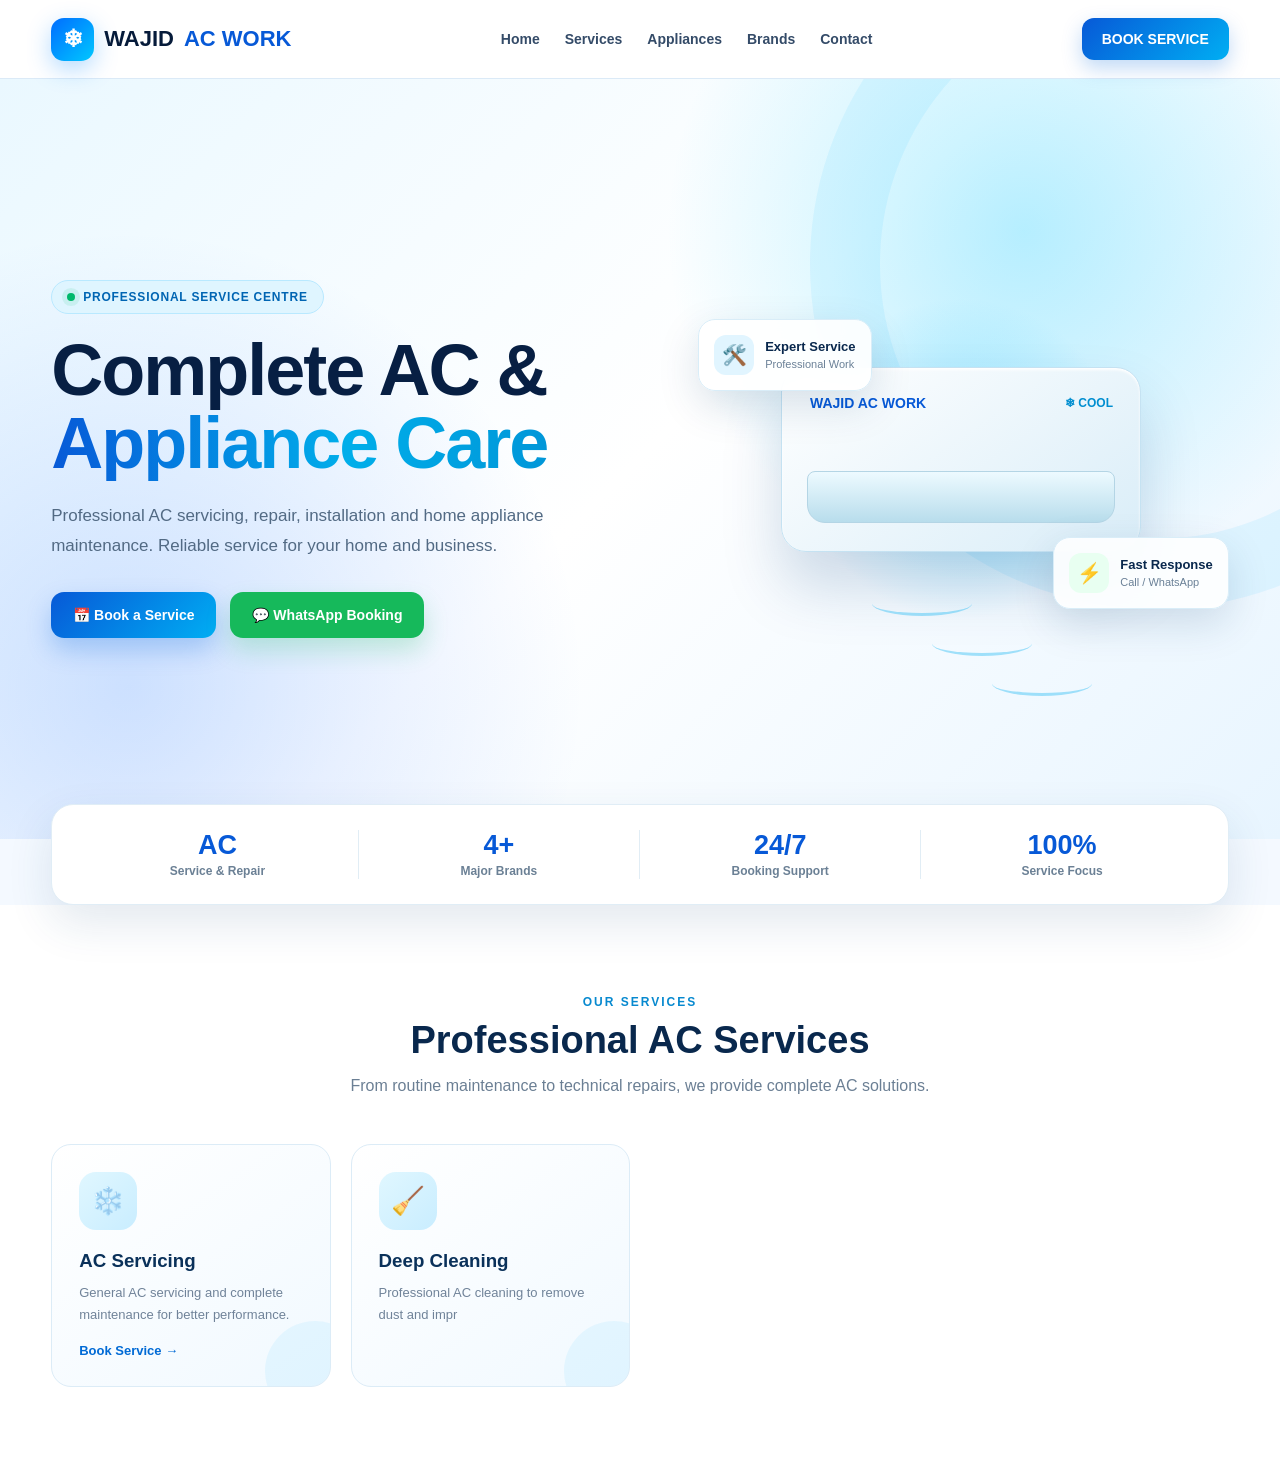
<file: index.html>
<!DOCTYPE html>
<html lang="en">
<head>
<meta charset="UTF-8">
<meta name="viewport" content="width=device-width, initial-scale=1.0">

<meta name="description" content="Wajid AC Work - Professional AC, Refrigerator, Washing Machine and Cooler Service Centre">

<title>WAJID AC WORK | AC & Home Appliance Service</title>

<style>
*{
    margin:0;
    padding:0;
    box-sizing:border-box;
}

html{
    scroll-behavior:smooth;
}

body{
    font-family:Arial,Helvetica,sans-serif;
    background:#f4f9ff;
    color:#10233f;
    overflow-x:hidden;
}

:root{
    --blue:#0759d7;
    --dark:#061b3a;
    --cyan:#00b9ff;
    --light:#eaf7ff;
    --orange:#ff7a18;
    --white:#ffffff;
}

a{
    text-decoration:none;
    color:inherit;
}

.container{
    width:92%;
    max-width:1200px;
    margin:auto;
}

/* ================= HEADER ================= */

header{
    position:sticky;
    top:0;
    z-index:999;
    background:rgba(255,255,255,.94);
    backdrop-filter:blur(15px);
    border-bottom:1px solid #dbeaf7;
}

.navbar{
    min-height:78px;
    display:flex;
    align-items:center;
    justify-content:space-between;
    gap:25px;
}

.logo{
    display:flex;
    align-items:center;
    gap:10px;
    font-size:22px;
    font-weight:900;
    color:var(--dark);
}

.logo-icon{
    width:43px;
    height:43px;
    border-radius:13px;
    background:linear-gradient(135deg,#006dff,#00c8ff);
    color:white;
    display:flex;
    align-items:center;
    justify-content:center;
    font-size:24px;
    box-shadow:0 8px 25px rgba(0,132,255,.3);
}

.logo span{
    color:var(--blue);
}

.nav-links{
    display:flex;
    gap:25px;
    align-items:center;
}

.nav-links a{
    font-size:14px;
    font-weight:700;
    color:#344b68;
    transition:.3s;
}

.nav-links a:hover{
    color:var(--blue);
}

.nav-btn{
    background:linear-gradient(135deg,#0759d7,#00aef3);
    color:white;
    padding:13px 20px;
    border-radius:12px;
    font-size:14px;
    font-weight:800;
    box-shadow:0 8px 20px rgba(0,105,220,.25);
}

/* ================= HERO ================= */

.hero{
    min-height:650px;
    position:relative;
    overflow:hidden;
    background:
    radial-gradient(circle at 80% 20%,rgba(0,198,255,.28),transparent 30%),
    radial-gradient(circle at 10% 80%,rgba(0,93,255,.18),transparent 35%),
    linear-gradient(135deg,#eaf8ff,#ffffff 50%,#e8f5ff);
    display:flex;
    align-items:center;
}

.hero:before{
    content:"";
    position:absolute;
    width:550px;
    height:550px;
    right:-220px;
    top:-160px;
    border-radius:50%;
    border:70px solid rgba(0,174,255,.08);
}

.hero-content{
    position:relative;
    z-index:2;
    display:grid;
    grid-template-columns:1.05fr .95fr;
    align-items:center;
    gap:50px;
    padding:75px 0;
}

.badge{
    display:inline-flex;
    align-items:center;
    gap:8px;
    background:#dff5ff;
    color:#0065b3;
    border:1px solid #b9e9ff;
    padding:9px 15px;
    border-radius:30px;
    font-size:12px;
    font-weight:900;
    letter-spacing:.8px;
    margin-bottom:20px;
}

.badge:before{
    content:"";
    width:8px;
    height:8px;
    background:#00b86b;
    border-radius:50%;
    box-shadow:0 0 0 5px rgba(0,184,107,.1);
}

.hero h1{
    font-size:clamp(42px,6vw,72px);
    line-height:1.02;
    color:#071f43;
    margin-bottom:20px;
    letter-spacing:-2px;
}

.hero h1 span{
    display:block;
    background:linear-gradient(90deg,#0759d7,#00aeea,#008bd0);
    -webkit-background-clip:text;
    color:transparent;
}

.hero p{
    max-width:600px;
    font-size:17px;
    line-height:1.8;
    color:#526a84;
    margin-bottom:30px;
}

.hero-buttons{
    display:flex;
    gap:14px;
    flex-wrap:wrap;
}

.btn{
    padding:15px 22px;
    border-radius:13px;
    font-weight:800;
    font-size:14px;
    display:inline-flex;
    align-items:center;
    justify-content:center;
    gap:9px;
    transition:.3s;
}

.btn:hover{
    transform:translateY(-3px);
}

.btn-primary{
    color:white;
    background:linear-gradient(135deg,#0759d7,#00aef3);
    box-shadow:0 12px 25px rgba(0,100,220,.25);
}

.btn-whatsapp{
    color:white;
    background:#16b95b;
    box-shadow:0 12px 25px rgba(22,185,91,.22);
}

/* ================= AC GRAPHIC ================= */

.ac-graphic{
    position:relative;
    min-height:430px;
    display:flex;
    align-items:center;
    justify-content:center;
}

.glow{
    position:absolute;
    width:350px;
    height:350px;
    border-radius:50%;
    background:radial-gradient(circle,rgba(0,190,255,.30),transparent 65%);
}

.ac-machine{
    position:relative;
    width:360px;
    height:185px;
    border-radius:25px;
    background:linear-gradient(145deg,#ffffff,#d9edf8);
    border:1px solid #c5e2f2;
    box-shadow:
        0 35px 60px rgba(0,62,120,.18),
        inset 0 2px 3px white;
    z-index:3;
}

.ac-machine:before{
    content:"";
    position:absolute;
    left:25px;
    right:25px;
    bottom:28px;
    height:50px;
    border-radius:8px 8px 18px 18px;
    background:linear-gradient(#edfaff,#b8ddec);
    border:1px solid #b4d5e5;
}

.ac-machine:after{
    content:"❄  COOL";
    position:absolute;
    top:28px;
    right:27px;
    color:#008ed0;
    font-size:12px;
    font-weight:bold;
}

.ac-brand{
    position:absolute;
    left:28px;
    top:27px;
    color:#0759d7;
    font-weight:900;
    font-size:14px;
}

.air{
    position:absolute;
    width:100px;
    height:25px;
    border-bottom:3px solid rgba(0,174,240,.35);
    border-radius:50%;
    animation:airflow 2.4s infinite ease-in-out;
}

.air.one{
    left:90px;
    bottom:-65px;
}

.air.two{
    left:150px;
    bottom:-105px;
    animation-delay:.5s;
}

.air.three{
    left:210px;
    bottom:-145px;
    animation-delay:1s;
}

@keyframes airflow{
    0%,100%{
        transform:translateX(0);
        opacity:.25;
    }
    50%{
        transform:translateX(30px);
        opacity:1;
    }
}

.floating-card{
    position:absolute;
    z-index:5;
    background:rgba(255,255,255,.9);
    backdrop-filter:blur(12px);
    border:1px solid #d9edf8;
    box-shadow:0 15px 40px rgba(0,58,110,.15);
    border-radius:17px;
    padding:15px;
    display:flex;
    align-items:center;
    gap:11px;
}

.floating-card strong{
    display:block;
    color:#09284d;
    font-size:13px;
}

.floating-card small{
    color:#6a8097;
    font-size:11px;
}

.floating-icon{
    width:40px;
    height:40px;
    border-radius:12px;
    display:flex;
    align-items:center;
    justify-content:center;
    font-size:20px;
}

.card-one{
    left:5px;
    top:75px;
}

.card-one .floating-icon{
    background:#e1f5ff;
}

.card-two{
    right:0;
    bottom:65px;
}

.card-two .floating-icon{
    background:#e8fff1;
}

/* ================= STATS ================= */

.stats{
    margin-top:-35px;
    position:relative;
    z-index:10;
}

.stats-box{
    background:white;
    border-radius:22px;
    padding:25px;
    display:grid;
    grid-template-columns:repeat(4,1fr);
    box-shadow:0 18px 45px rgba(25,77,120,.12);
    border:1px solid #e0edf6;
}

.stat{
    text-align:center;
    border-right:1px solid #e1edf5;
}

.stat:last-child{
    border:none;
}

.stat strong{
    display:block;
    font-size:27px;
    color:#0759d7;
}

.stat span{
    font-size:12px;
    color:#6b8095;
    font-weight:700;
}

/* ================= COMMON SECTION ================= */

section{
    padding:90px 0;
}

.section-title{
    text-align:center;
    margin-bottom:45px;
}

.section-title .mini{
    color:#0789cf;
    font-size:12px;
    font-weight:900;
    letter-spacing:2px;
}

.section-title h2{
    font-size:38px;
    color:#09284d;
    margin:10px 0;
}

.section-title p{
    color:#6b7f94;
    max-width:620px;
    margin:auto;
    line-height:1.7;
}

/* ================= SERVICES ================= */

.services{
    background:white;
}

.service-grid{
    display:grid;
    grid-template-columns:repeat(4,1fr);
    gap:20px;
}

.service-card{
    position:relative;
    overflow:hidden;
    background:linear-gradient(145deg,#ffffff,#f1f9ff);
    border:1px solid #dcecf7;
    border-radius:20px;
    padding:27px;
    transition:.35s;
}

.service-card:hover{
    transform:translateY(-8px);
    box-shadow:0 20px 40px rgba(0,95,160,.13);
    border-color:#8edcff;
}

.service-card:after{
    content:"";
    position:absolute;
    width:100px;
    height:100px;
    border-radius:50%;
    background:rgba(0,185,255,.07);
    right:-35px;
    bottom:-35px;
}

.service-icon{
    width:58px;
    height:58px;
    border-radius:17px;
    background:linear-gradient(135deg,#e0f7ff,#c9edff);
    display:flex;
    align-items:center;
    justify-content:center;
    font-size:27px;
    margin-bottom:20px;
}

.service-card h3{
    color:#0a315a;
    margin-bottom:10px;
}

.service-card p{
    color:#708399;
    line-height:1.65;
    font-size:13px;
}

.service-link{
    display:inline-block;
    margin-top:18px;
    color:#006ad5;
    font-weight:800;
    font-size:13px;
}

/* ================= APPLIANCES ================= */

.appliance-section{
    background:
    radial-gradient(circle at 0 50%,rgba(0,183,255,.10),transparent 30%),
    #eef8ff;
}

.appliance-grid{
    display:grid;
    grid-template-columns:repeat(3,1fr);
    gap:22px;
}

.appliance-card{
    min-height:230px;
    border-radius:24px;
    padding:30px;
    color:white;
    position:relative;
    overflow:hidden;
    display:flex;
    flex-direction:column;
    justify-content:flex-end;
}

.appliance-card:nth-child(1){
    background:linear-gradient(135deg,#0759d7,#00a9ef);
}

.appliance-card:nth-child(2){
    background:linear-gradient(135deg,#078bba,#00c8a2);
}

.appliance-card:nth-child(3){
    background:linear-gradient(135deg,#173d82,#7657d8);
}

.appliance-card .emoji{
    position:absolute;
    right:25px;
    top:20px;
    font-size:85px;
    opacity:.2;
}

.appliance-card h3{
    font-size:23px;
    margin-bottom:8px;
}

.appliance-card p{
    font-size:13px;
    opacity:.88;
    line-height:1.6;
}

/* ================= BRANDS ================= */

.brands{
    background:white;
}

.brand-grid{
    display:grid;
    grid-template-columns:repeat(5,1fr);
    gap:18px;
}

.brand{
    height:110px;
    border:1px solid #dceaf4;
    border-radius:18px;
    display:flex;
    align-items:center;
    justify-content:center;
    font-size:17px;
    font-weight:900;
    color:#183b61;
    background:linear-gradient(145deg,#ffffff,#f4faff);
    transition:.3s;
}

.brand:hover{
    transform:scale(1.04);
    border-color:#55caff;
    box-shadow:0 12px 30px rgba(0,100,170,.1);
}

/* ================= WHY US ================= */

.why{
    background:#071f43;
    color:white;
    position:relative;
    overflow:hidden;
}

.why:before{
    content:"";
    position:absolute;
    width:500px;
    height:500px;
    right:-200px;
    top:-250px;
    border-radius:50%;
    background:rgba(0,187,255,.1);
}

.why .section-title h2{
    color:white;
}

.why .section-title p{
    color:#a9bfd5;
}

.why-grid{
    display:grid;
    grid-template-columns:repeat(3,1fr);
    gap:22px;
    position:relative;
}

.why-card{
    padding:28px;
    border:1px solid rgba(255,255,255,.12);
    background:rgba(255,255,255,.06);
    border-radius:20px;
    backdrop-filter:blur(10px);
}

.why-icon{
    font-size:32px;
    margin-bottom:18px;
}

.why-card h3{
    margin-bottom:10px;
}

.why-card p{
    color:#b4c7da;
    font-size:13px;
    line-height:1.7;
}

/* ================= CTA ================= */

.cta{
    background:
    radial-gradient(circle at 90% 50%,rgba(0,201,255,.25),transparent 35%),
    linear-gradient(135deg,#0061d5,#082b60);
    color:white;
}

.cta-box{
    display:flex;
    justify-content:space-between;
    align-items:center;
    gap:30px;
}

.cta h2{
    font-size:38px;
    margin-bottom:10px;
}

.cta p{
    color:#c5e1ff;
}

.cta-buttons{
    display:flex;
    gap:12px;
    flex-wrap:wrap;
}

.btn-light{
    background:white;
    color:#0759d7;
}

.btn-green{
    background:#17bd5d;
    color:white;
}

/* ================= FOOTER ================= */

footer{
    background:#04152e;
    color:white;
    padding:55px 0 20px;
}

.footer-grid{
    display:grid;
    grid-template-columns:1.5fr 1fr 1fr;
    gap:50px;
}

.footer-logo{
    font-size:24px;
    font-weight:900;
    margin-bottom:15px;
}

.footer-logo span{
    color:#00baff;
}

footer p{
    color:#91a8c1;
    line-height:1.7;
    font-size:13px;
}

footer h4{
    margin-bottom:18px;
}

footer a{
    display:block;
    color:#91a8c1;
    font-size:13px;
    margin-bottom:11px;
}

footer a:hover{
    color:#00baff;
}

.copyright{
    border-top:1px solid rgba(255,255,255,.08);
    margin-top:40px;
    padding-top:20px;
    text-align:center;
    color:#6f879f;
    font-size:12px;
}

/* ================= FLOATING BUTTONS ================= */

.floating-actions{
    position:fixed;
    right:20px;
    bottom:20px;
    z-index:1000;
    display:flex;
    flex-direction:column;
    gap:10px;
}

.float-btn{
    width:54px;
    height:54px;
    border-radius:50%;
    display:flex;
    align-items:center;
    justify-content:center;
    color:white;
    font-size:23px;
    box-shadow:0 10px 25px rgba(0,0,0,.2);
}

.float-call{
    background:#0759d7;
}

.float-wa{
    background:#16b95b;
}

/* ================= MOBILE ================= */

@media(max-width:900px){

    .nav-links{
        display:none;
    }

    .hero-content{
        grid-template-columns:1fr;
        text-align:center;
    }

    .hero p{
        margin-left:auto;
        margin-right:auto;
    }

    .hero-buttons{
        justify-content:center;
    }

    .ac-graphic{
        min-height:350px;
    }

    .stats-box{
        grid-template-columns:repeat(2,1fr);
        gap:20px;
    }

    .stat:nth-child(2){
        border:none;
    }

    .service-grid{
        grid-template-columns:repeat(2,1fr);
    }

    .brand-grid{
        grid-template-columns:repeat(2,1fr);
    }

    .why-grid{
        grid-template-columns:1fr;
    }

    .footer-grid{
        grid-template-columns:1fr 1fr;
    }
}

@media(max-width:600px){

    .navbar{
        min-height:68px;
    }

    .logo{
        font-size:17px;
    }

    .logo-icon{
        width:38px;
        height:38px;
    }

    .nav-btn{
        padding:10px 13px;
        font-size:11px;
    }

    .hero{
        min-height:auto;
    }

    .hero-content{
        padding:60px 0 80px;
    }

    .hero h1{
        font-size:43px;
    }

    .hero p{
        font-size:14px;
    }

    .ac-machine{
        width:290px;
        height:150px;
    }

    .floating-card{
        transform:scale(.8);
    }

    .card-one{
        left:-5px;
    }

    .card-two{
        right:-5px;
    }

    section{
        padding:65px 0;
    }

    .section-title h2{
        font-size:29px;
    }

    .service-grid,
    .appliance-grid{
        grid-template-columns:1fr;
    }

    .brand-grid{
        grid-template-columns:1fr 1fr;
    }

    .stats{
        margin-top:-20px;
    }

    .stats-box{
        padding:20px 10px;
    }

    .stat strong{
        font-size:22px;
    }

    .stat span{
        font-size:10px;
    }

    .cta-box{
        flex-direction:column;
        text-align:center;
    }

    .cta h2{
        font-size:29px;
    }

    .footer-grid{
        grid-template-columns:1fr;
        gap:30px;
    }

    .floating-actions{
        right:14px;
        bottom:14px;
    }
}
</style>
</head>

<body>

<!-- HEADER -->
<header>
    <div class="container navbar">

        <a href="#" class="logo">
            <div class="logo-icon">❄</div>
            WAJID <span>AC WORK</span>
        </a>

        <nav class="nav-links">
            <a href="#home">Home</a>
            <a href="#services">Services</a>
            <a href="#appliances">Appliances</a>
            <a href="#brands">Brands</a>
            <a href="#contact">Contact</a>
        </nav>

        <a class="nav-btn"
           href="booking.html">
            BOOK SERVICE
        </a>

    </div>
</header>


<!-- HERO -->
<section class="hero" id="home">

    <div class="container hero-content">

        <div>

            <div class="badge">
                PROFESSIONAL SERVICE CENTRE
            </div>

            <h1>
                Complete AC &
                <span>Appliance Care</span>
            </h1>

            <p>
                Professional AC servicing, repair, installation
                and home appliance maintenance. Reliable service
                for your home and business.
            </p>

            <div class="hero-buttons">

                <a href="booking.html"
                   class="btn btn-primary">
                    📅 Book a Service
                </a>

                <a href="https://wa.me/919933869133?text=Hello%20Wajid%20AC%20Work,%20I%20want%20to%20book%20a%20service."
                   target="_blank"
                   class="btn btn-whatsapp">
                    💬 WhatsApp Booking
                </a>

            </div>

        </div>


        <!-- AC GRAPHIC -->

        <div class="ac-graphic">

            <div class="glow"></div>

            <div class="floating-card card-one">

                <div class="floating-icon">
                    🛠️
                </div>

                <div>
                    <strong>Expert Service</strong>
                    <small>Professional Work</small>
                </div>

            </div>


            <div class="ac-machine">

                <div class="ac-brand">
                    WAJID AC WORK
                </div>

                <div class="air one"></div>
                <div class="air two"></div>
                <div class="air three"></div>

            </div>


            <div class="floating-card card-two">

                <div class="floating-icon">
                    ⚡
                </div>

                <div>
                    <strong>Fast Response</strong>
                    <small>Call / WhatsApp</small>
                </div>

            </div>

        </div>

    </div>

</section>


<!-- STATS -->
<div class="stats">

    <div class="container">

        <div class="stats-box">

            <div class="stat">
                <strong>AC</strong>
                <span>Service & Repair</span>
            </div>

            <div class="stat">
                <strong>4+</strong>
                <span>Major Brands</span>
            </div>

            <div class="stat">
                <strong>24/7</strong>
                <span>Booking Support</span>
            </div>

            <div class="stat">
                <strong>100%</strong>
                <span>Service Focus</span>
            </div>

        </div>

    </div>

</div>


<!-- SERVICES -->
<section class="services" id="services">

    <div class="container">

        <div class="section-title">

            <div class="mini">
                OUR SERVICES
            </div>

            <h2>
                Professional AC Services
            </h2>

            <p>
                From routine maintenance to technical repairs,
                we provide complete AC solutions.
            </p>

        </div>


        <div class="service-grid">

            <div class="service-card">

                <div class="service-icon">❄️</div>

                <h3>
                    AC Servicing
                </h3>

                <p>
                    General AC servicing and complete
                    maintenance for better performance.
                </p>

                <a href="booking.html"
                   class="service-link">
                    Book Service →
                </a>

            </div>


            <div class="service-card">

                <div class="service-icon">🧹</div>

                <h3>
                    Deep Cleaning
                </h3>

                <p>
                    Professional AC cleaning to remove
                    dust and impr
</file>
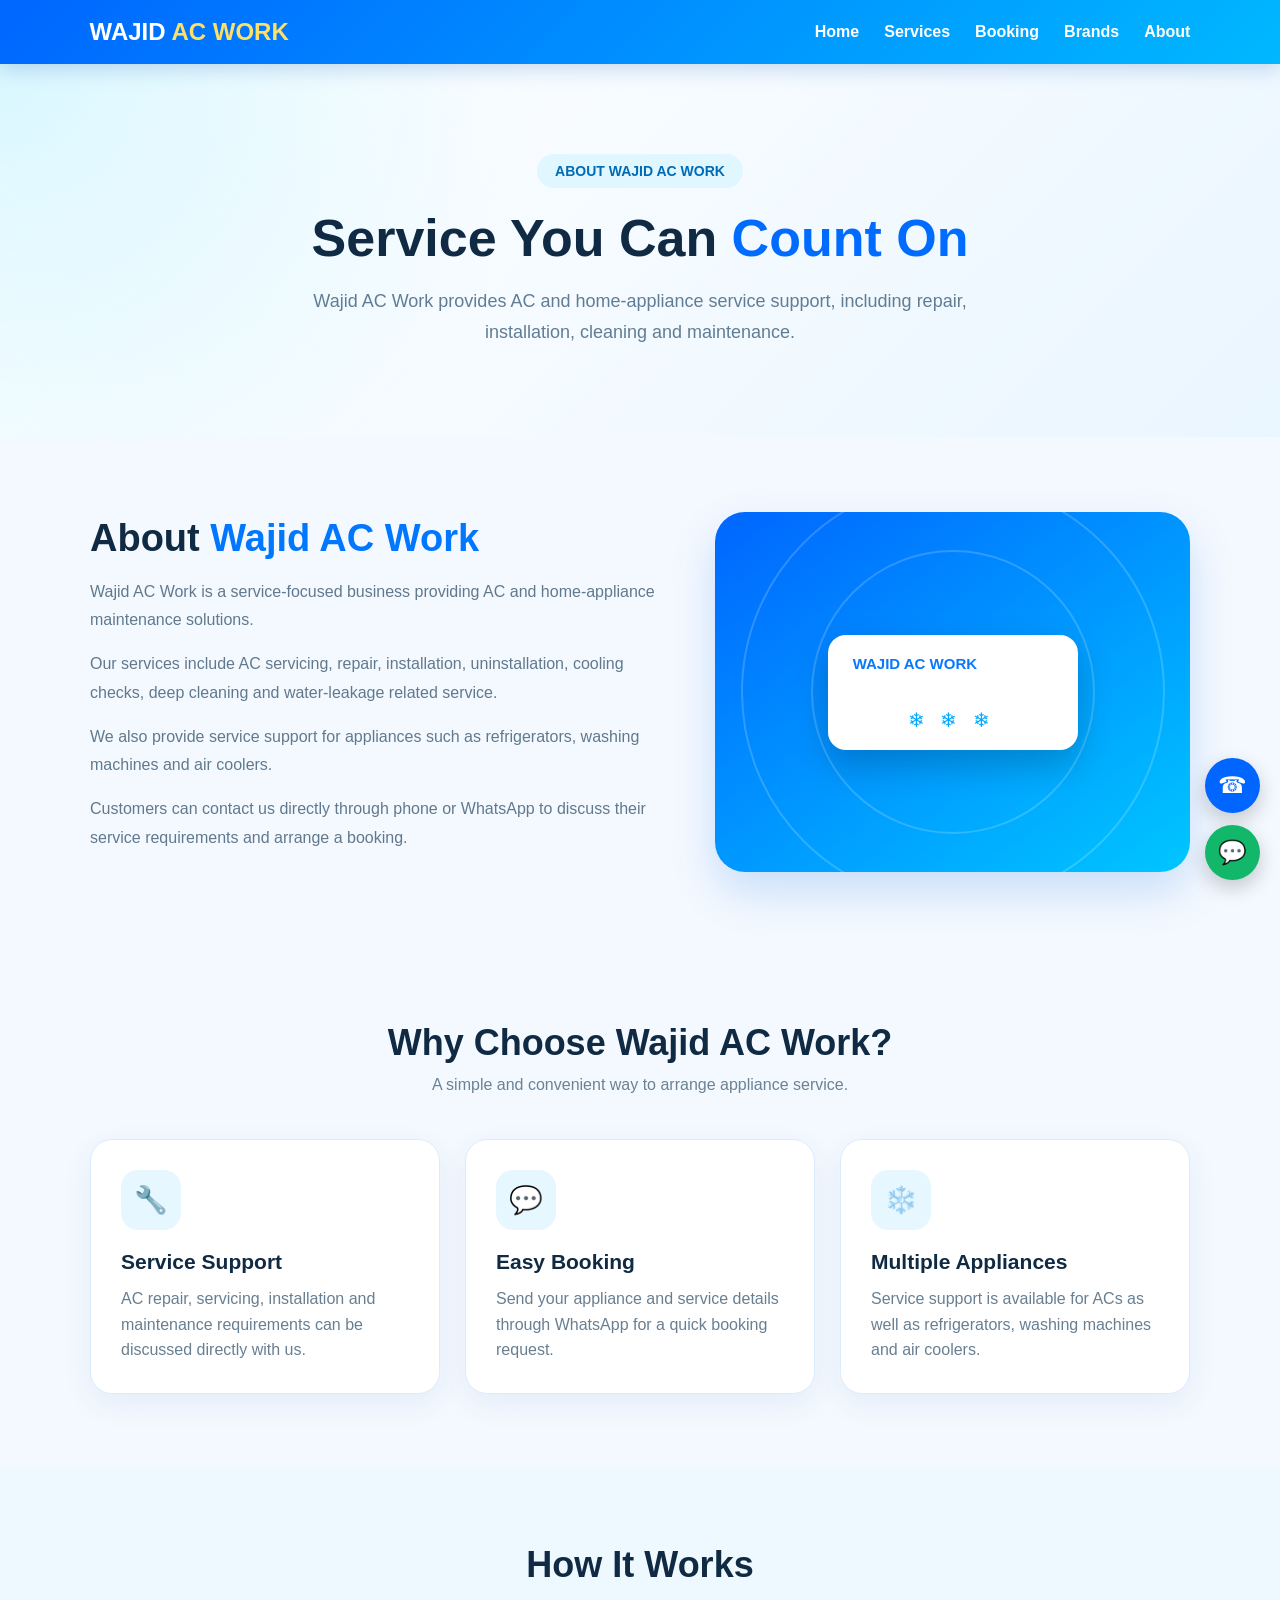
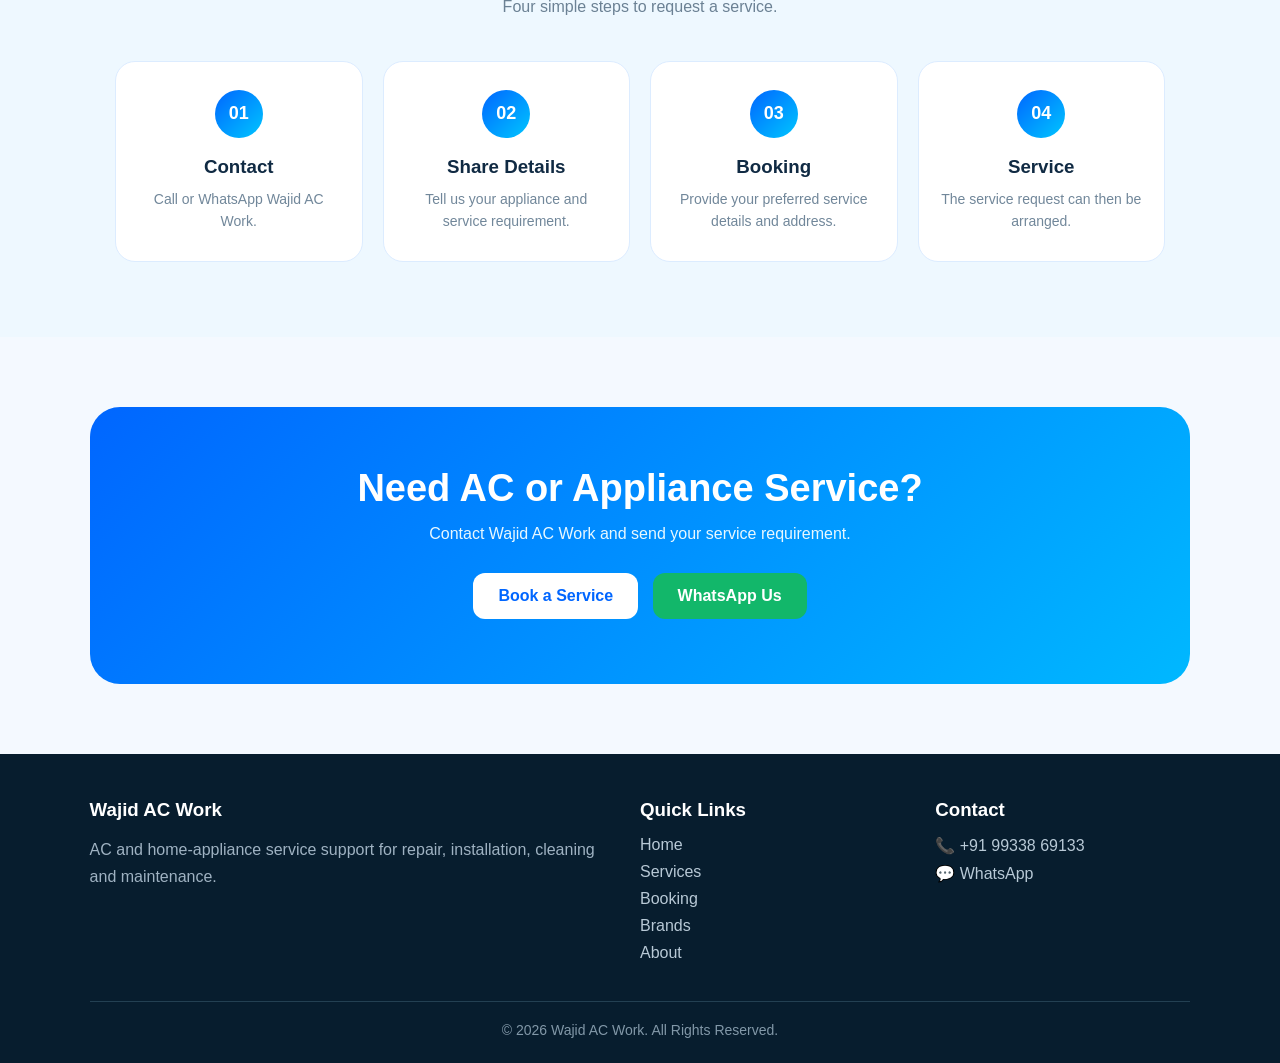
<file: about.html>
<!DOCTYPE html>
<html lang="en">
<head>
<meta charset="UTF-8">
<meta name="viewport" content="width=device-width, initial-scale=1.0">

<title>About Us | Wajid AC Work</title>

<style>
*{
    margin:0;
    padding:0;
    box-sizing:border-box;
    font-family:Arial,Helvetica,sans-serif;
}

body{
    background:#f4f9ff;
    color:#102a43;
}

/* HEADER */

header{
    background:linear-gradient(135deg,#0066ff,#00b8ff);
    color:white;
    padding:18px 7%;
    display:flex;
    justify-content:space-between;
    align-items:center;
    position:sticky;
    top:0;
    z-index:1000;
    box-shadow:0 5px 20px rgba(0,80,180,.2);
}

.logo{
    font-size:24px;
    font-weight:800;
}

.logo span{
    color:#ffe066;
}

nav{
    display:flex;
    gap:25px;
}

nav a{
    color:white;
    text-decoration:none;
    font-weight:600;
}

nav a:hover{
    color:#ffe066;
}

.menu{
    display:none;
    font-size:28px;
}

/* HERO */

.hero{
    padding:90px 7%;
    text-align:center;
    background:
    radial-gradient(circle at top left,#d9f7ff,transparent 40%),
    linear-gradient(135deg,#fff,#eaf6ff);
}

.badge{
    display:inline-block;
    padding:9px 18px;
    border-radius:30px;
    background:#e0f7ff;
    color:#006bb6;
    font-size:14px;
    font-weight:bold;
    margin-bottom:20px;
}

.hero h1{
    font-size:52px;
    margin-bottom:18px;
}

.hero h1 span{
    color:#006cff;
}

.hero p{
    max-width:700px;
    margin:auto;
    color:#607d94;
    font-size:18px;
    line-height:1.7;
}

/* SECTION */

.section{
    padding:75px 7%;
}

.section-title{
    text-align:center;
    margin-bottom:45px;
}

.section-title h2{
    font-size:36px;
    margin-bottom:12px;
}

.section-title p{
    color:#6b8194;
}

/* ABOUT */

.about-grid{
    max-width:1100px;
    margin:auto;
    display:grid;
    grid-template-columns:1.1fr .9fr;
    gap:45px;
    align-items:center;
}

.about-text h2{
    font-size:38px;
    margin-bottom:18px;
}

.about-text h2 span{
    color:#0077ff;
}

.about-text p{
    color:#61798d;
    line-height:1.8;
    margin-bottom:15px;
}

/* VISUAL CARD */

.service-visual{
    min-height:360px;
    border-radius:30px;
    background:linear-gradient(145deg,#0066ff,#00c6ff);
    position:relative;
    overflow:hidden;
    display:flex;
    align-items:center;
    justify-content:center;
    box-shadow:0 20px 45px rgba(0,100,220,.18);
}

.service-visual::before,
.service-visual::after{
    content:"";
    position:absolute;
    border-radius:50%;
    border:2px solid rgba(255,255,255,.18);
}

.service-visual::before{
    width:280px;
    height:280px;
}

.service-visual::after{
    width:420px;
    height:420px;
}

.ac-box{
    width:250px;
    height:115px;
    background:white;
    border-radius:18px;
    position:relative;
    z-index:2;
    box-shadow:0 15px 35px rgba(0,0,0,.2);
}

.ac-box::before{
    content:"WAJID AC WORK";
    position:absolute;
    top:20px;
    left:25px;
    font-size:15px;
    font-weight:bold;
    color:#0878ff;
}

.ac-box::after{
    content:"❄ ❄ ❄";
    position:absolute;
    bottom:18px;
    left:80px;
    color:#00a8ff;
    font-size:20px;
    letter-spacing:5px;
}

/* VALUES */

.value-grid{
    max-width:1100px;
    margin:auto;
    display:grid;
    grid-template-columns:repeat(3,1fr);
    gap:25px;
}

.value-card{
    background:white;
    border:1px solid #dcecff;
    border-radius:22px;
    padding:30px;
    box-shadow:0 10px 30px rgba(0,70,150,.07);
    transition:.3s;
}

.value-card:hover{
    transform:translateY(-7px);
}

.icon{
    width:60px;
    height:60px;
    border-radius:17px;
    display:flex;
    align-items:center;
    justify-content:center;
    font-size:27px;
    background:#e7f7ff;
    margin-bottom:20px;
}

.value-card h3{
    font-size:21px;
    margin-bottom:12px;
}

.value-card p{
    color:#687f92;
    line-height:1.6;
}

/* PROCESS */

.process{
    background:#eef8ff;
}

.process-grid{
    max-width:1050px;
    margin:auto;
    display:grid;
    grid-template-columns:repeat(4,1fr);
    gap:20px;
}

.step{
    background:white;
    padding:28px 20px;
    border-radius:20px;
    text-align:center;
    border:1px solid #dcecff;
}

.number{
    width:48px;
    height:48px;
    border-radius:50%;
    background:linear-gradient(135deg,#0066ff,#00c6ff);
    color:white;
    display:flex;
    align-items:center;
    justify-content:center;
    margin:0 auto 18px;
    font-weight:bold;
    font-size:18px;
}

.step h3{
    margin-bottom:10px;
}

.step p{
    color:#71879a;
    font-size:14px;
    line-height:1.6;
}

/* CTA */

.cta{
    margin:70px 7%;
    padding:60px 30px;
    text-align:center;
    border-radius:30px;
    background:linear-gradient(135deg,#0066ff,#00b8ff);
    color:white;
}

.cta h2{
    font-size:38px;
    margin-bottom:15px;
}

.cta p{
    color:#e8f8ff;
    margin-bottom:25px;
}

.cta a{
    display:inline-block;
    background:white;
    color:#0066ff;
    padding:14px 25px;
    border-radius:12px;
    text-decoration:none;
    font-weight:800;
    margin:5px;
}

.cta a.whatsapp{
    background:#12b76a;
    color:white;
}

/* FOOTER */

footer{
    background:#071d2e;
    color:#c8d8e5;
    padding:45px 7% 25px;
}

.footer-grid{
    display:grid;
    grid-template-columns:2fr 1fr 1fr;
    gap:40px;
}

footer h3{
    color:white;
    margin-bottom:15px;
}

footer p{
    color:#9fb2c2;
    line-height:1.7;
}

footer a{
    display:block;
    color:#b8c9d6;
    text-decoration:none;
    margin:9px 0;
}

footer a:hover{
    color:#4dd8ff;
}

.copyright{
    border-top:1px solid #234052;
    margin-top:30px;
    padding-top:20px;
    text-align:center;
    color:#8298a8;
    font-size:14px;
}

/* FLOATING BUTTONS */

.float-buttons{
    position:fixed;
    right:20px;
    bottom:20px;
    display:flex;
    flex-direction:column;
    gap:12px;
    z-index:2000;
}

.float-buttons a{
    width:55px;
    height:55px;
    border-radius:50%;
    display:flex;
    align-items:center;
    justify-content:center;
    color:white;
    text-decoration:none;
    font-size:23px;
    box-shadow:0 8px 20px rgba(0,0,0,.2);
}

.call{
    background:#0066ff;
}

.whatsapp{
    background:#12b76a;
}

/* MOBILE */

@media(max-width:768px){

    header{
        padding:16px 5%;
    }

    nav{
        display:none;
    }

    .menu{
        display:block;
    }

    .hero{
        padding:65px 5%;
    }

    .hero h1{
        font-size:38px;
    }

    .hero p{
        font-size:16px;
    }

    .section{
        padding:55px 5%;
    }

    .about-grid{
        grid-template-columns:1fr;
    }

    .about-text h2{
        font-size:30px;
    }

    .value-grid{
        grid-template-columns:1fr;
    }

    .process-grid{
        grid-template-columns:1fr 1fr;
    }

    .cta{
        margin:50px 5%;
        padding:45px 20px;
    }

    .cta h2{
        font-size:30px;
    }

    .footer-grid{
        grid-template-columns:1fr;
        gap:25px;
    }
}

@media(max-width:480px){

    .process-grid{
        grid-template-columns:1fr;
    }

}
</style>
</head>

<body>

<header>

    <div class="logo">
        WAJID <span>AC WORK</span>
    </div>

    <nav>
        <a href="index.html">Home</a>
        <a href="services.html">Services</a>
        <a href="booking.html">Booking</a>
        <a href="brands.html">Brands</a>
        <a href="about.html">About</a>
    </nav>

    <div class="menu">☰</div>

</header>


<!-- HERO -->

<section class="hero">

    <div class="badge">ABOUT WAJID AC WORK</div>

    <h1>Service You Can <span>Count On</span></h1>

    <p>
        Wajid AC Work provides AC and home-appliance service support,
        including repair, installation, cleaning and maintenance.
    </p>

</section>


<!-- ABOUT -->

<section class="section">

    <div class="about-grid">

        <div class="about-text">

            <h2>About <span>Wajid AC Work</span></h2>

            <p>
                Wajid AC Work is a service-focused business providing
                AC and home-appliance maintenance solutions.
            </p>

            <p>
                Our services include AC servicing, repair, installation,
                uninstallation, cooling checks, deep cleaning and
                water-leakage related service.
            </p>

            <p>
                We also provide service support for appliances such as
                refrigerators, washing machines and air coolers.
            </p>

            <p>
                Customers can contact us directly through phone or
                WhatsApp to discuss their service requirements and
                arrange a booking.
            </p>

        </div>


        <div class="service-visual">

            <div class="ac-box"></div>

        </div>

    </div>

</section>


<!-- WHY US -->

<section class="section">

    <div class="section-title">

        <h2>Why Choose Wajid AC Work?</h2>

        <p>
            A simple and convenient way to arrange appliance service.
        </p>

    </div>


    <div class="value-grid">

        <div class="value-card">

            <div class="icon">🔧</div>

            <h3>Service Support</h3>

            <p>
                AC repair, servicing, installation and maintenance
                requirements can be discussed directly with us.
            </p>

        </div>


        <div class="value-card">

            <div class="icon">💬</div>

            <h3>Easy Booking</h3>

            <p>
                Send your appliance and service details through
                WhatsApp for a quick booking request.
            </p>

        </div>


        <div class="value-card">

            <div class="icon">❄️</div>

            <h3>Multiple Appliances</h3>

            <p>
                Service support is available for ACs as well as
                refrigerators, washing machines and air coolers.
            </p>

        </div>

    </div>

</section>


<!-- PROCESS -->

<section class="section process">

    <div class="section-title">

        <h2>How It Works</h2>

        <p>
            Four simple steps to request a service.
        </p>

    </div>


    <div class="process-grid">

        <div class="step">

            <div class="number">01</div>

            <h3>Contact</h3>

            <p>
                Call or WhatsApp Wajid AC Work.
            </p>

        </div>


        <div class="step">

            <div class="number">02</div>

            <h3>Share Details</h3>

            <p>
                Tell us your appliance and service requirement.
            </p>

        </div>


        <div class="step">

            <div class="number">03</div>

            <h3>Booking</h3>

            <p>
                Provide your preferred service details and address.
            </p>

        </div>


        <div class="step">

            <div class="number">04</div>

            <h3>Service</h3>

            <p>
                The service request can then be arranged.
            </p>

        </div>

    </div>

</section>


<!-- CTA -->

<section class="cta">

    <h2>Need AC or Appliance Service?</h2>

    <p>
        Contact Wajid AC Work and send your service requirement.
    </p>

    <a href="booking.html">
        Book a Service
    </a>

    <a
    class="whatsapp"
    href="https://wa.me/919933869133?text=Hello%20Wajid%20AC%20Work%2C%20I%20want%20to%20book%20a%20service."
    target="_blank">
        WhatsApp Us
    </a>

</section>


<!-- FOOTER -->

<footer>

    <div class="footer-grid">

        <div>

            <h3>Wajid AC Work</h3>

            <p>
                AC and home-appliance service support for
                repair, installation, cleaning and maintenance.
            </p>

        </div>


        <div>

            <h3>Quick Links</h3>

            <a href="index.html">Home</a>
            <a href="services.html">Services</a>
            <a href="booking.html">Booking</a>
            <a href="brands.html">Brands</a>
            <a href="about.html">About</a>

        </div>


        <div>

            <h3>Contact</h3>

            <a href="tel:+919933869133">
                📞 +91 99338 69133
            </a>

            <a
            href="https://wa.me/919933869133"
            target="_blank">
                💬 WhatsApp
            </a>

        </div>

    </div>


    <div class="copyright">
        © 2026 Wajid AC Work. All Rights Reserved.
    </div>

</footer>


<!-- FLOATING BUTTONS -->

<div class="float-buttons">

    <a
    class="call"
    href="tel:+919933869133">
        ☎
    </a>

    <a
    class="whatsapp"
    href="https://wa.me/919933869133"
    target="_blank">
        💬
    </a>

</div>

</body>
              </html>
</file>
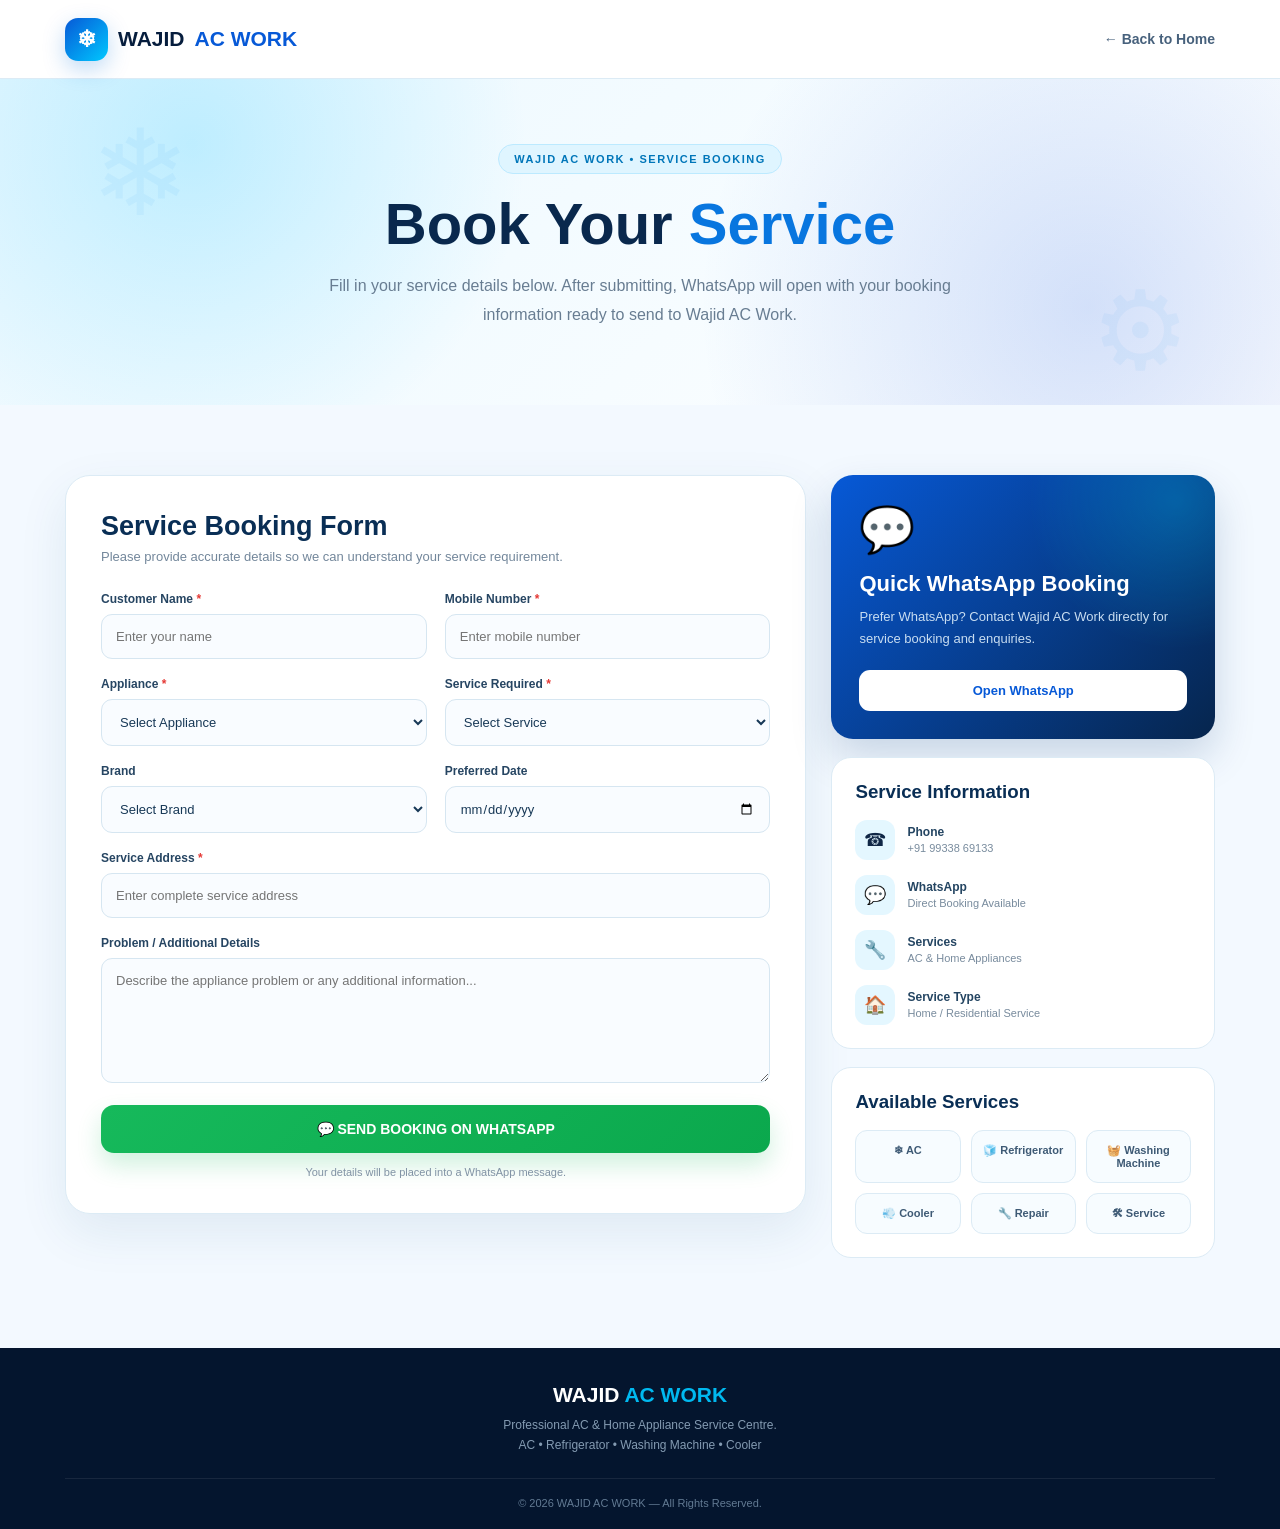
<file: booking.html>
<!DOCTYPE html>
<html lang="en">

<head>
<meta charset="UTF-8">
<meta name="viewport" content="width=device-width, initial-scale=1.0">

<title>Book a Service | Wajid AC Work</title>

<meta name="description"
content="Book AC and home appliance repair service from Wajid AC Work.">

<style>

*{
    margin:0;
    padding:0;
    box-sizing:border-box;
}

html{
    scroll-behavior:smooth;
}

body{
    font-family:Arial,Helvetica,sans-serif;
    background:#f3f9ff;
    color:#102746;
}

:root{
    --blue:#0759d7;
    --cyan:#00b9f0;
    --dark:#061d3d;
    --green:#16b95b;
    --orange:#ff7b19;
    --border:#dcebf5;
}

a{
    text-decoration:none;
}

.container{
    width:92%;
    max-width:1150px;
    margin:auto;
}

/* HEADER */

header{
    position:sticky;
    top:0;
    z-index:999;
    background:rgba(255,255,255,.95);
    backdrop-filter:blur(15px);
    border-bottom:1px solid var(--border);
}

.navbar{
    min-height:78px;
    display:flex;
    align-items:center;
    justify-content:space-between;
}

.logo{
    display:flex;
    align-items:center;
    gap:10px;
    color:var(--dark);
    font-size:21px;
    font-weight:900;
}

.logo-icon{
    width:43px;
    height:43px;
    border-radius:13px;
    display:flex;
    align-items:center;
    justify-content:center;
    color:white;
    font-size:23px;
    background:linear-gradient(135deg,#0759d7,#00c8ff);
    box-shadow:0 8px 22px rgba(0,110,220,.25);
}

.logo span{
    color:var(--blue);
}

.back-link{
    color:#47617c;
    font-size:14px;
    font-weight:800;
}

.back-link:hover{
    color:var(--blue);
}

/* HERO */

.booking-hero{
    position:relative;
    overflow:hidden;
    text-align:center;
    padding:65px 0 75px;

    background:
    radial-gradient(circle at 15% 20%,rgba(0,190,255,.20),transparent 30%),
    radial-gradient(circle at 85% 70%,rgba(0,70,220,.16),transparent 35%),
    linear-gradient(135deg,#eaf8ff,#ffffff);
}

.booking-hero:before{
    content:"❄";
    position:absolute;
    left:7%;
    top:25px;
    font-size:120px;
    color:rgba(0,140,230,.05);
}

.booking-hero:after{
    content:"⚙";
    position:absolute;
    right:7%;
    bottom:10px;
    font-size:110px;
    color:rgba(0,140,230,.05);
}

.booking-tag{
    display:inline-block;
    padding:8px 15px;
    border-radius:30px;
    background:#dff5ff;
    border:1px solid #bceaff;
    color:#0076b9;
    font-size:11px;
    font-weight:900;
    letter-spacing:1.5px;
}

.booking-hero h1{
    position:relative;
    margin-top:16px;
    font-size:clamp(38px,6vw,58px);
    color:#09284d;
}

.booking-hero h1 span{
    color:#0876df;
}

.booking-hero p{
    max-width:650px;
    margin:15px auto 0;
    color:#687d92;
    line-height:1.8;
}

/* MAIN */

.booking-section{
    padding:70px 0 90px;
}

.booking-layout{
    display:grid;
    grid-template-columns:1.45fr .75fr;
    gap:25px;
    align-items:start;
}

/* FORM */

.booking-card{
    background:white;
    border:1px solid var(--border);
    border-radius:25px;
    padding:35px;
    box-shadow:0 18px 50px rgba(20,75,120,.09);
}

.form-title{
    margin-bottom:28px;
}

.form-title h2{
    color:#092e55;
    font-size:27px;
    margin-bottom:7px;
}

.form-title p{
    color:#73879b;
    font-size:13px;
}

.form-grid{
    display:grid;
    grid-template-columns:1fr 1fr;
    gap:18px;
}

.form-group{
    display:flex;
    flex-direction:column;
    gap:8px;
}

.form-group.full{
    grid-column:1/-1;
}

label{
    color:#264562;
    font-size:12px;
    font-weight:800;
}

input,
select,
textarea{
    width:100%;
    border:1px solid #d6e6f1;
    background:#f9fcff;
    border-radius:11px;
    padding:14px;
    outline:none;
    font-family:inherit;
    font-size:13px;
    color:#183957;
    transition:.25s;
}

input:focus,
select:focus,
textarea:focus{
    border-color:#4ecbfa;
    background:white;
    box-shadow:0 0 0 4px rgba(0,185,240,.08);
}

textarea{
    min-height:125px;
    resize:vertical;
}

.required{
    color:#e53935;
}

.submit-btn{
    width:100%;
    margin-top:22px;
    border:none;
    padding:16px;
    border-radius:13px;
    background:linear-gradient(135deg,#16b95b,#0ba84d);
    color:white;
    font-size:14px;
    font-weight:900;
    cursor:pointer;
    box-shadow:0 12px 25px rgba(22,185,91,.20);
    transition:.3s;
}

.submit-btn:hover{
    transform:translateY(-3px);
}

.note{
    margin-top:13px;
    text-align:center;
    color:#8092a4;
    font-size:11px;
}

/* SIDE CARD */

.side-column{
    display:flex;
    flex-direction:column;
    gap:18px;
}

.contact-card{
    border-radius:22px;
    padding:28px;
    color:white;
    background:
    radial-gradient(circle at 90% 10%,rgba(0,210,255,.25),transparent 35%),
    linear-gradient(135deg,#0759d7,#06254d);
    box-shadow:0 18px 40px rgba(0,54,110,.18);
}

.contact-card .big-icon{
    font-size:45px;
    margin-bottom:15px;
}

.contact-card h3{
    font-size:22px;
    margin-bottom:9px;
}

.contact-card p{
    color:#c8ddf1;
    font-size:13px;
    line-height:1.7;
    margin-bottom:20px;
}

.contact-btn{
    display:block;
    text-align:center;
    padding:13px;
    border-radius:11px;
    background:white;
    color:#0759d7;
    font-weight:900;
    font-size:13px;
}

.info-card{
    background:white;
    border:1px solid var(--border);
    border-radius:20px;
    padding:23px;
}

.info-card h3{
    color:#092e55;
    margin-bottom:17px;
}

.info-row{
    display:flex;
    align-items:center;
    gap:12px;
    margin-bottom:15px;
}

.info-row:last-child{
    margin-bottom:0;
}

.info-icon{
    width:40px;
    height:40px;
    border-radius:12px;
    display:flex;
    align-items:center;
    justify-content:center;
    background:#e4f7ff;
    font-size:18px;
}

.info-row strong{
    display:block;
    color:#244562;
    font-size:12px;
}

.info-row span{
    display:block;
    color:#788b9d;
    font-size:11px;
    margin-top:3px;
}

/* SERVICE CHOICES */

.service-choice{
    margin-top:30px;
}

.service-choice h3{
    color:#092e55;
    margin-bottom:16px;
    font-size:17px;
}

.choice-grid{
    display:grid;
    grid-template-columns:repeat(3,1fr);
    gap:10px;
}

.choice{
    border:1px solid #dcebf5;
    background:#f7fcff;
    border-radius:12px;
    padding:13px 8px;
    text-align:center;
    color:#3e5a75;
    font-size:11px;
    font-weight:800;
}

/* FOOTER */

footer{
    padding:35px 0 20px;
    background:#04152e;
    color:white;
}

.footer-content{
    text-align:center;
}

.footer-logo{
    font-size:21px;
    font-weight:900;
    margin-bottom:8px;
}

.footer-logo span{
    color:#00b9f0;
}

.footer-content p{
    color:#849bb2;
    font-size:12px;
    line-height:1.7;
}

.copyright{
    margin-top:22px;
    padding-top:18px;
    border-top:1px solid rgba(255,255,255,.08);
    color:#627a93;
    font-size:11px;
}

/* MOBILE */

@media(max-width:850px){

    .booking-layout{
        grid-template-columns:1fr;
    }

    .side-column{
        order:-1;
    }
}

@media(max-width:600px){

    .navbar{
        min-height:68px;
    }

    .logo{
        font-size:16px;
    }

    .logo-icon{
        width:38px;
        height:38px;
    }

    .back-link{
        font-size:12px;
    }

    .booking-hero{
        padding:55px 0 60px;
    }

    .booking-hero h1{
        font-size:39px;
    }

    .booking-section{
        padding:45px 0 65px;
    }

    .booking-card{
        padding:22px;
        border-radius:20px;
    }

    .form-grid{
        grid-template-columns:1fr;
    }

    .form-group.full{
        grid-column:auto;
    }

    .choice-grid{
        grid-template-columns:1fr 1fr;
    }
}

</style>
</head>


<body>


<!-- HEADER -->

<header>

<div class="container navbar">

<a href="index.html" class="logo">

<div class="logo-icon">
❄
</div>

WAJID <span>AC WORK</span>

</a>

<a href="index.html" class="back-link">
← Back to Home
</a>

</div>

</header>


<!-- HERO -->

<section class="booking-hero">

<div class="container">

<div class="booking-tag">
WAJID AC WORK • SERVICE BOOKING
</div>

<h1>
Book Your <span>Service</span>
</h1>

<p>
Fill in your service details below. After submitting,
WhatsApp will open with your booking information ready
to send to Wajid AC Work.
</p>

</div>

</section>


<!-- BOOKING -->

<section class="booking-section">

<div class="container booking-layout">


<!-- FORM -->

<div class="booking-card">

<div class="form-title">

<h2>
Service Booking Form
</h2>

<p>
Please provide accurate details so we can understand
your service requirement.
</p>

</div>


<form id="bookingForm">


<div class="form-grid">


<!-- NAME -->

<div class="form-group">

<label>
Customer Name <span class="required">*</span>
</label>

<input
type="text"
id="name"
placeholder="Enter your name"
required>

</div>


<!-- PHONE -->

<div class="form-group">

<label>
Mobile Number <span class="required">*</span>
</label>

<input
type="tel"
id="phone"
placeholder="Enter mobile number"
required>

</div>


<!-- APPLIANCE -->

<div class="form-group">

<label>
Appliance <span class="required">*</span>
</label>

<select id="appliance" required>

<option value="">
Select Appliance
</option>

<option>AC</option>

<option>Refrigerator</option>

<option>Washing Machine</option>

<option>Air Cooler</option>

<option>Other</option>

</select>

</div>


<!-- SERVICE -->

<div class="form-group">

<label>
Service Required <span class="required">*</span>
</label>

<select id="service" required>

<option value="">
Select Service
</option>

<option>AC General Service</option>

<option>AC Deep Cleaning</option>

<option>AC Repair</option>

<option>AC Installation</option>

<option>AC Uninstallation</option>

<option>Cooling Problem</option>

<option>Water Leakage</option>

<option>Electrical / PCB Problem</option>

<option>Gas / Cooling Check</option>

<option>Refrigerator Service</option>

<option>Washing Machine Service</option>

<option>Cooler Service</option>

<option>Other</option>

</select>

</div>


<!-- BRAND -->

<div class="form-group">

<label>
Brand
</label>

<select id="brand">

<option value="">
Select Brand
</option>

<option>Voltas</option>

<option>Blue Star</option>

<option>LG</option>

<option>Haier</option>

<option>Other</option>

</select>

</div>


<!-- DATE -->

<div class="form-group">

<label>
Preferred Date
</label>

<input
type="date"
id="date">

</div>


<!-- ADDRESS -->

<div class="form-group full">

<label>
Service Address <span class="required">*</span>
</label>

<input
type="text"
id="address"
placeholder="Enter complete service address"
required>

</div>


<!-- PROBLEM -->

<div class="form-group full">

<label>
Problem / Additional Details
</label>

<textarea
id="problem"
placeholder="Describe the appliance problem or any additional information..."></textarea>

</div>


</div>


<button
type="submit"
class="submit-btn">

💬 SEND BOOKING ON WHATSAPP

</button>

<div class="note">
Your details will be placed into a WhatsApp message.
</div>


</form>

</div>


<!-- SIDE -->

<div class="side-column">


<div class="contact-card">

<div class="big-icon">
💬
</div>

<h3>
Quick WhatsApp Booking
</h3>

<p>
Prefer WhatsApp? Contact Wajid AC Work directly
for service booking and enquiries.
</p>

<a href="https://wa.me/919933869133?text=Hello%20Wajid%20AC%20Work,%20I%20want%20to%20book%20a%20service."
target="_blank"
class="contact-btn">

Open WhatsApp

</a>

</div>


<div class="info-card">

<h3>
Service Information
</h3>


<div class="info-row">

<div class="info-icon">
☎
</div>

<div>
<strong>Phone</strong>
<span>+91 99338 69133</span>
</div>

</div>


<div class="info-row">

<div class="info-icon">
💬
</div>

<div>
<strong>WhatsApp</strong>
<span>Direct Booking Available</span>
</div>

</div>


<div class="info-row">

<div class="info-icon">
🔧
</div>

<div>
<strong>Services</strong>
<span>AC & Home Appliances</span>
</div>

</div>


<div class="info-row">

<div class="info-icon">
🏠
</div>

<div>
<strong>Service Type</strong>
<span>Home / Residential Service</span>
</div>

</div>

</div>


<div class="info-card">

<h3>
Available Services
</h3>

<div class="choice-grid">

<div class="choice">
❄ AC
</div>

<div class="choice">
🧊 Refrigerator
</div>

<div class="choice">
🧺 Washing Machine
</div>

<div class="choice">
💨 Cooler
</div>

<div class="choice">
🔧 Repair
</div>

<div class="choice">
🛠 Service
</div>

</div>

</div>


</div>

</div>

</section>


<!-- FOOTER -->

<footer>

<div class="container footer-content">

<div class="footer-logo">
WAJID <span>AC WORK</span>
</div>

<p>
Professional AC & Home Appliance Service Centre.
</p>

<p>
AC • Refrigerator • Washing Machine • Cooler
</p>

<div class="copyright">

© 2026 WAJID AC WORK — All Rights Reserved.

</div>

</div>

</footer>


<!-- WHATSAPP SCRIPT -->

<script>

document.getElementById("bookingForm").addEventListener("submit", function(event){

    event.preventDefault();

    const name =
        document.getElementById("name").value.trim();

    const phone =
        document.getElementById("phone").value.trim();

    const appliance =
        document.getElementById("appliance").value;

    const service =
        document.getElementById("service").value;

    const brand =
        document.getElementById("brand").value || "Not specified";

    const date =
        document.getElementById("date").value || "Not specified";

    const address =
        document.getElementById("address").value.trim();

    const problem =
        document.getElementById("problem").value.trim() || "Not specified";


    const message =
`🔧 *NEW SERVICE BOOKING*

👤 *Customer:* ${name}

📞 *Mobile:* ${phone}

🏠 *Appliance:* ${appliance}

🛠️ *Service Required:* ${service}

🏷️ *Brand:* ${brand}

📅 *Preferred Date:* ${date}

📍 *Service Address:* ${address}

📝 *Problem / Details:*
${problem}

━━━━━━━━━━━━━━━━
*WAJID AC WORK*
Professional AC & Home Appliance Service
`;

    const whatsappNumber = "919933869133";

    const whatsappURL =
        "https://wa.me/" +
        whatsappNumber +
        "?text=" +
        encodeURIComponent(message);

    window.open(whatsappURL, "_blank");

});

</script>


</body>
  </html>
</file>
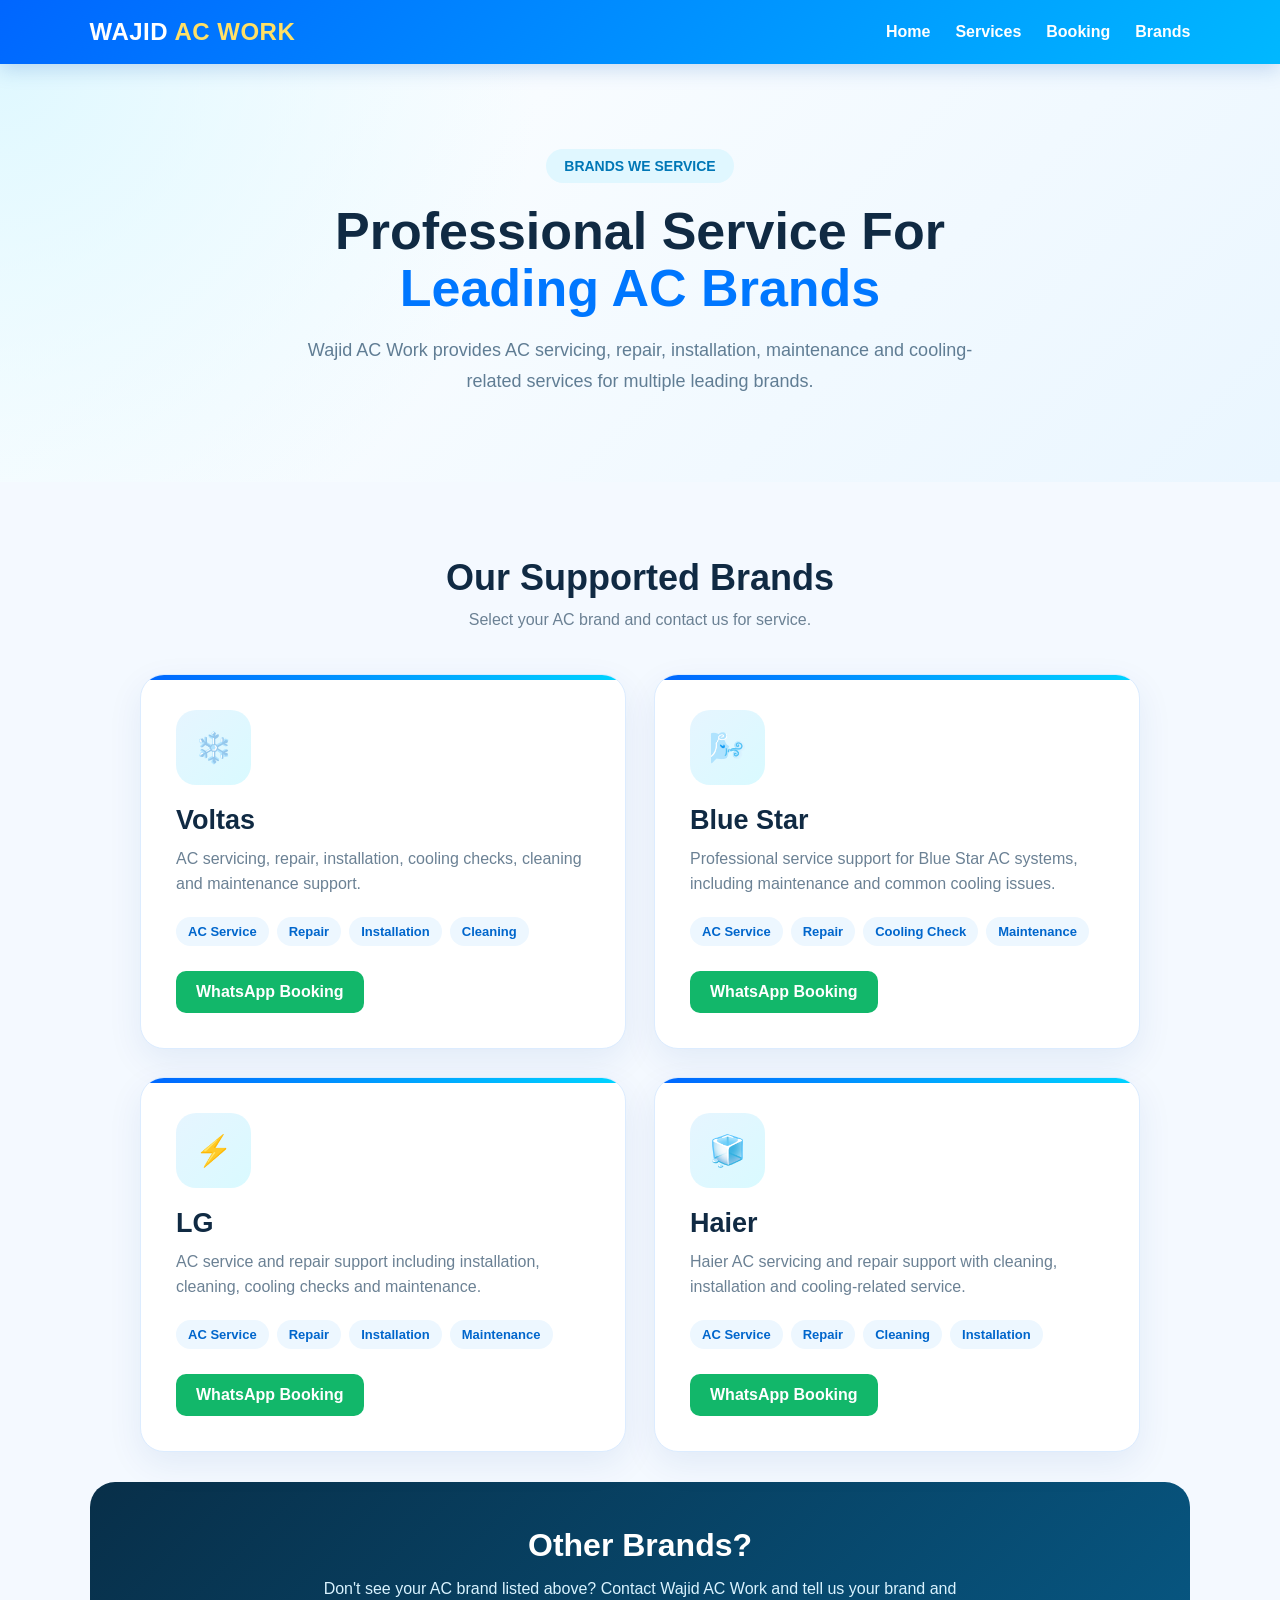
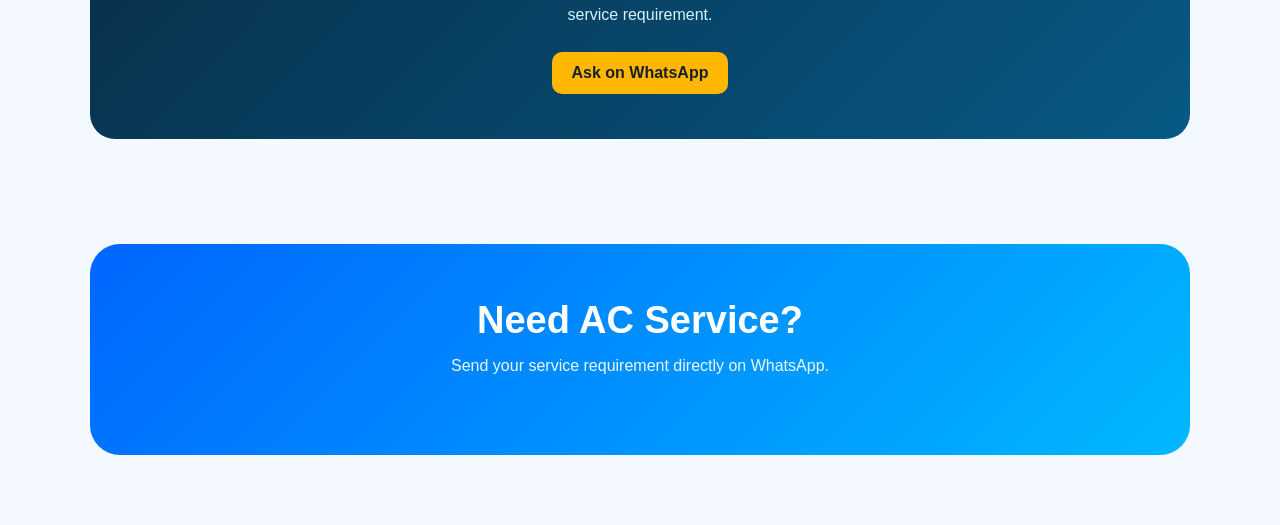
<file: brands.html>
<!DOCTYPE html>
<html lang="en">
<head>
<meta charset="UTF-8">
<meta name="viewport" content="width=device-width, initial-scale=1.0">
<title>Brands We Service | Wajid AC Work</title>

<style>
*{
    margin:0;
    padding:0;
    box-sizing:border-box;
    font-family:Arial, Helvetica, sans-serif;
}

body{
    background:#f4f9ff;
    color:#102a43;
}

/* HEADER */
header{
    background:linear-gradient(135deg,#0066ff,#00b8ff);
    color:white;
    padding:18px 7%;
    display:flex;
    align-items:center;
    justify-content:space-between;
    position:sticky;
    top:0;
    z-index:1000;
    box-shadow:0 5px 20px rgba(0,80,180,.2);
}

.logo{
    font-size:24px;
    font-weight:800;
    letter-spacing:.5px;
}

.logo span{
    color:#ffe066;
}

nav{
    display:flex;
    gap:25px;
}

nav a{
    color:white;
    text-decoration:none;
    font-weight:600;
}

nav a:hover{
    color:#ffe066;
}

.menu{
    display:none;
    font-size:28px;
}

/* HERO */
.hero{
    padding:85px 7%;
    text-align:center;
    background:
    radial-gradient(circle at top left,#dff8ff,transparent 40%),
    linear-gradient(135deg,#ffffff,#eaf6ff);
}

.badge{
    display:inline-block;
    background:#e0f7ff;
    color:#0077b6;
    padding:9px 18px;
    border-radius:30px;
    font-size:14px;
    font-weight:bold;
    margin-bottom:20px;
}

.hero h1{
    font-size:52px;
    line-height:1.1;
    margin-bottom:18px;
}

.hero h1 span{
    color:#0077ff;
}

.hero p{
    max-width:700px;
    margin:auto;
    color:#607d94;
    font-size:18px;
    line-height:1.7;
}

/* SECTION */
.section{
    padding:75px 7%;
}

.section-title{
    text-align:center;
    margin-bottom:45px;
}

.section-title h2{
    font-size:36px;
    margin-bottom:12px;
}

.section-title p{
    color:#6b8194;
}

/* BRANDS */
.brand-grid{
    display:grid;
    grid-template-columns:repeat(2,1fr);
    gap:28px;
    max-width:1000px;
    margin:auto;
}

.brand-card{
    background:white;
    border-radius:24px;
    padding:35px;
    border:1px solid #dcecff;
    box-shadow:0 12px 35px rgba(0,70,150,.08);
    transition:.3s;
    position:relative;
    overflow:hidden;
}

.brand-card:hover{
    transform:translateY(-8px);
    box-shadow:0 20px 45px rgba(0,100,220,.15);
}

.brand-card::before{
    content:"";
    position:absolute;
    top:0;
    left:0;
    width:100%;
    height:5px;
    background:linear-gradient(90deg,#0066ff,#00d4ff);
}

.brand-icon{
    width:75px;
    height:75px;
    border-radius:20px;
    background:linear-gradient(135deg,#e6f5ff,#d9faff);
    display:flex;
    align-items:center;
    justify-content:center;
    font-size:30px;
    margin-bottom:20px;
}

.brand-card h3{
    font-size:27px;
    margin-bottom:10px;
}

.brand-card p{
    color:#6b8194;
    line-height:1.6;
    margin-bottom:20px;
}

.services{
    display:flex;
    flex-wrap:wrap;
    gap:8px;
    margin-bottom:25px;
}

.services span{
    background:#edf7ff;
    color:#0066cc;
    padding:7px 12px;
    border-radius:20px;
    font-size:13px;
    font-weight:600;
}

.book-btn{
    display:inline-block;
    background:#12b76a;
    color:white;
    text-decoration:none;
    padding:12px 20px;
    border-radius:10px;
    font-weight:bold;
    transition:.3s;
}

.book-btn:hover{
    background:#079455;
}

/* OTHER BRANDS */
.other{
    margin-top:30px;
    background:linear-gradient(135deg,#082f49,#075985);
    color:white;
    border-radius:25px;
    padding:45px;
    text-align:center;
}

.other h2{
    font-size:32px;
    margin-bottom:12px;
}

.other p{
    color:#d9f3ff;
    max-width:650px;
    margin:0 auto 25px;
    line-height:1.6;
}

.other .book-btn{
    background:#ffb703;
    color:#17202a;
}

.other .book-btn:hover{
    background:#ffc933;
}

/* CTA */
.cta{
    margin:30px 7% 70px;
    padding:55px 30px;
    border-radius:30px;
    text-align:center;
    background:linear-gradient(135deg,#0066ff,#00b8ff);
    color:white;
}

.cta h2{
    font-size:38px;
    margin-bottom:15px;
}

.cta p{
    margin-bottom:25px;
    color:#e9f9ff;
}

.cta a{
    display:inline-block;
    background:white;
    color:#0066ff;
    padding:14px 25px;
    border-radius:12px;
    text-decoration:none;
    font-weight:800;
}

/* FOOTER */
footer{
    background:#071d2e;
    color:#c8d8e5;
    padding:45px 7% 25px;
}

.footer-grid{
    display:grid;
    grid-template-columns:2fr 1fr 1fr;
    gap:40px;
}

footer h3{
    color:white;
    margin-bottom:15px;
}

footer p{
    line-height:1.7;
    color:#9fb2c2;
}

footer a{
    display:block;
    color:#b8c9d6;
    text-decoration:none;
    margin:9px 0;
}

footer a:hover{
    color:#4dd8ff;
}

.copyright{
    border-top:1px solid #234052;
    margin-top:30px;
    padding-top:20px;
    text-align:center;
    color:#8298a8;
    font-size:14px;
}

/* FLOATING BUTTONS */
.float-buttons{
    position:fixed;
    right:20px;
    bottom:20px;
    display:flex;
    flex-direction:column;
    gap:12px;
    z-index:2000;
}

.float-buttons a{
    width:55px;
    height:55px;
    border-radius:50%;
    display:flex;
    align-items:center;
    justify-content:center;
    color:white;
    text-decoration:none;
    font-size:24px;
    box-shadow:0 8px 20px rgba(0,0,0,.2);
}

.whatsapp{
    background:#12b76a;
}

.call{
    background:#0066ff;
}

/* MOBILE */
@media(max-width:768px){

    header{
        padding:16px 5%;
    }

    nav{
        display:none;
    }

    .menu{
        display:block;
    }

    .hero{
        padding:65px 5%;
    }

    .hero h1{
        font-size:38px;
    }

    .hero p{
        font-size:16px;
    }

    .section{
        padding:55px 5%;
    }

    .section-title h2{
        font-size:30px;
    }

    .brand-grid{
        grid-template-columns:1fr;
    }

    .brand-card{
        padding:28px;
    }

    .other{
        padding:35px 22px;
    }

    .cta{
        margin:20px 5% 50px;
        padding:45px 20px;
    }

    .cta h2{
        font-size:30px;
    }

    .footer-grid{
        grid-template-columns:1fr;
        gap:25px;
    }
}
</style>
</head>

<body>

<header>
    <div class="logo">WAJID <span>AC WORK</span></div>

    <nav>
        <a href="index.html">Home</a>
        <a href="services.html">Services</a>
        <a href="booking.html">Booking</a>
        <a href="brands.html">Brands</a>
    </nav>

    <div class="menu">☰</div>
</header>


<!-- HERO -->

<section class="hero">

    <div class="badge">BRANDS WE SERVICE</div>

    <h1>Professional Service For<br><span>Leading AC Brands</span></h1>

    <p>
        Wajid AC Work provides AC servicing, repair, installation,
        maintenance and cooling-related services for multiple leading brands.
    </p>

</section>


<!-- BRAND SECTION -->

<section class="section">

    <div class="section-title">
        <h2>Our Supported Brands</h2>
        <p>Select your AC brand and contact us for service.</p>
    </div>


    <div class="brand-grid">


        <!-- VOLTAS -->

        <div class="brand-card">

            <div class="brand-icon">❄️</div>

            <h3>Voltas</h3>

            <p>
                AC servicing, repair, installation, cooling checks,
                cleaning and maintenance support.
            </p>

            <div class="services">
                <span>AC Service</span>
                <span>Repair</span>
                <span>Installation</span>
                <span>Cleaning</span>
            </div>

            <a
            class="book-btn"
            href="https://wa.me/919933869133?text=Hello%20Wajid%20AC%20Work%2C%20I%20need%20service%20for%20my%20Voltas%20AC."
            target="_blank">
            WhatsApp Booking
            </a>

        </div>


        <!-- BLUE STAR -->

        <div class="brand-card">

            <div class="brand-icon">🌬️</div>

            <h3>Blue Star</h3>

            <p>
                Professional service support for Blue Star AC systems,
                including maintenance and common cooling issues.
            </p>

            <div class="services">
                <span>AC Service</span>
                <span>Repair</span>
                <span>Cooling Check</span>
                <span>Maintenance</span>
            </div>

            <a
            class="book-btn"
            href="https://wa.me/919933869133?text=Hello%20Wajid%20AC%20Work%2C%20I%20need%20service%20for%20my%20Blue%20Star%20AC."
            target="_blank">
            WhatsApp Booking
            </a>

        </div>


        <!-- LG -->

        <div class="brand-card">

            <div class="brand-icon">⚡</div>

            <h3>LG</h3>

            <p>
                AC service and repair support including installation,
                cleaning, cooling checks and maintenance.
            </p>

            <div class="services">
                <span>AC Service</span>
                <span>Repair</span>
                <span>Installation</span>
                <span>Maintenance</span>
            </div>

            <a
            class="book-btn"
            href="https://wa.me/919933869133?text=Hello%20Wajid%20AC%20Work%2C%20I%20need%20service%20for%20my%20LG%20AC."
            target="_blank">
            WhatsApp Booking
            </a>

        </div>


        <!-- HAIER -->

        <div class="brand-card">

            <div class="brand-icon">🧊</div>

            <h3>Haier</h3>

            <p>
                Haier AC servicing and repair support with cleaning,
                installation and cooling-related service.
            </p>

            <div class="services">
                <span>AC Service</span>
                <span>Repair</span>
                <span>Cleaning</span>
                <span>Installation</span>
            </div>

            <a
            class="book-btn"
            href="https://wa.me/919933869133?text=Hello%20Wajid%20AC%20Work%2C%20I%20need%20service%20for%20my%20Haier%20AC."
            target="_blank">
            WhatsApp Booking
            </a>

        </div>

    </div>


    <!-- OTHER BRANDS -->

    <div class="other">

        <h2>Other Brands?</h2>

        <p>
            Don't see your AC brand listed above?
            Contact Wajid AC Work and tell us your brand and service requirement.
        </p>

        <a
        class="book-btn"
        href="https://wa.me/919933869133?text=Hello%20Wajid%20AC%20Work%2C%20I%20need%20service%20for%20an%20AC%20brand%20not%20listed%20on%20your%20website."
        target="_blank">
        Ask on WhatsApp
        </a>

    </div>

</section>


<!-- CTA -->

<section class="cta">

    <h2>Need AC Service?</h2>

    <p>
        Send your service requirement directly on WhatsApp.
    </p>

    <a href="
</file>
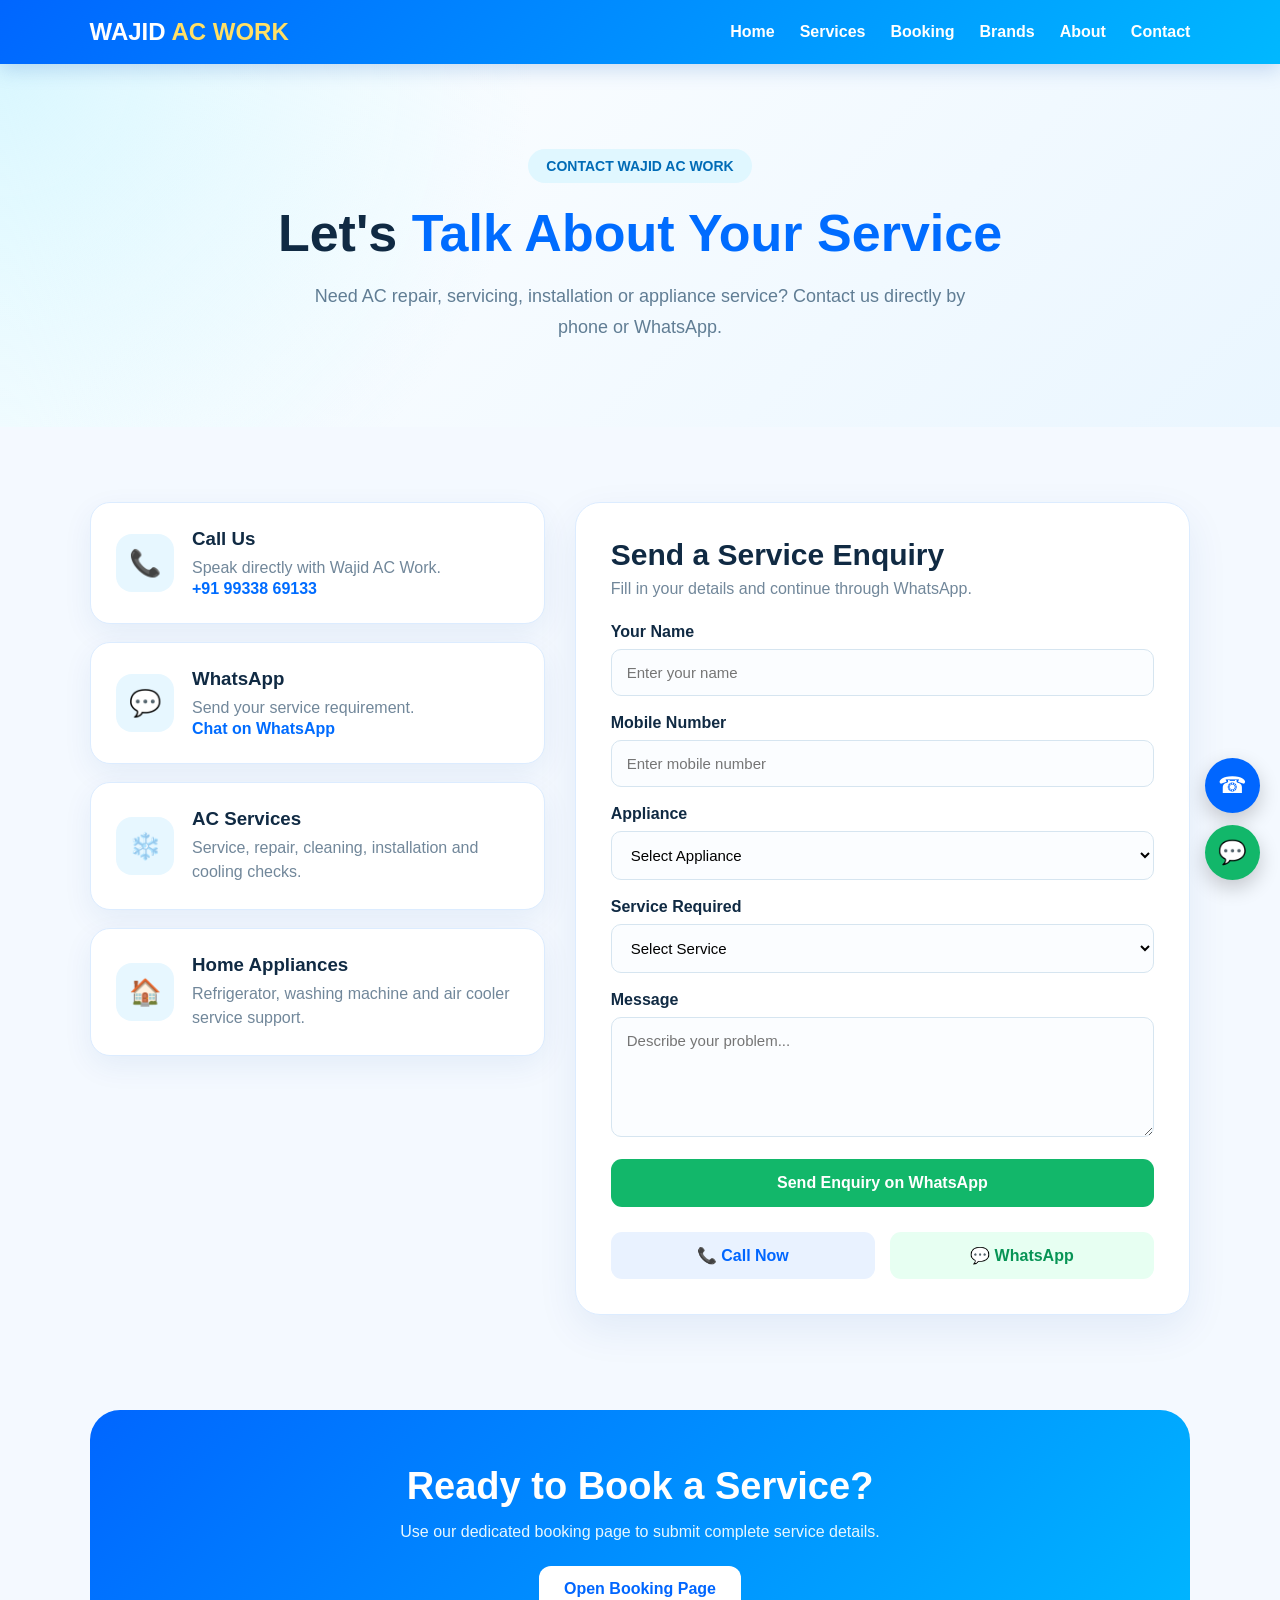
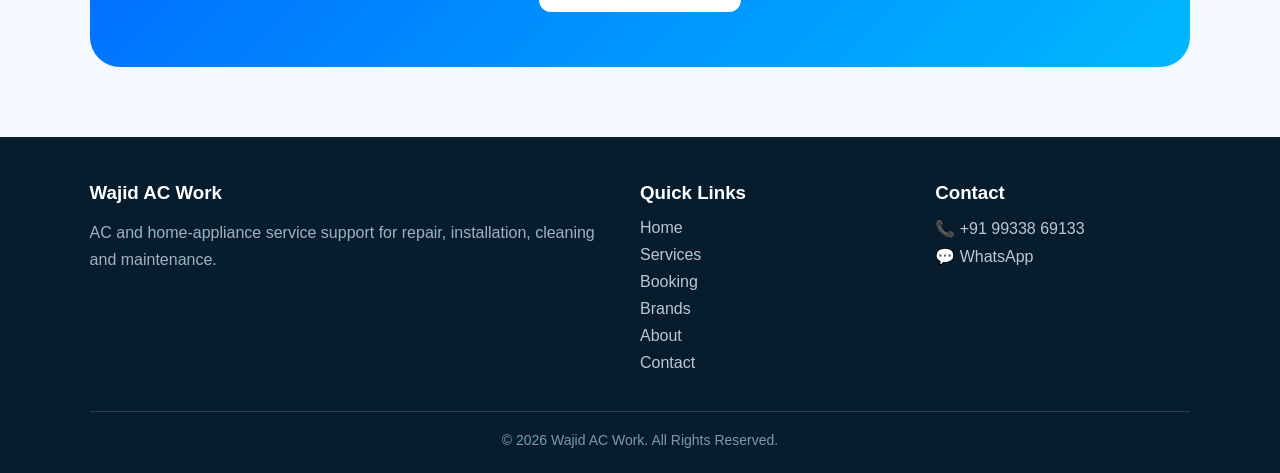
<file: contact.html>
<!DOCTYPE html>
<html lang="en">
<head>
<meta charset="UTF-8">
<meta name="viewport" content="width=device-width, initial-scale=1.0">

<title>Contact Us | Wajid AC Work</title>

<style>
*{
    margin:0;
    padding:0;
    box-sizing:border-box;
    font-family:Arial,Helvetica,sans-serif;
}

body{
    background:#f4f9ff;
    color:#102a43;
}

/* HEADER */

header{
    background:linear-gradient(135deg,#0066ff,#00b8ff);
    color:white;
    padding:18px 7%;
    display:flex;
    justify-content:space-between;
    align-items:center;
    position:sticky;
    top:0;
    z-index:1000;
    box-shadow:0 5px 20px rgba(0,80,180,.2);
}

.logo{
    font-size:24px;
    font-weight:800;
}

.logo span{
    color:#ffe066;
}

nav{
    display:flex;
    gap:25px;
}

nav a{
    color:white;
    text-decoration:none;
    font-weight:600;
}

nav a:hover{
    color:#ffe066;
}

.menu{
    display:none;
    font-size:28px;
}

/* HERO */

.hero{
    padding:85px 7%;
    text-align:center;
    background:
    radial-gradient(circle at top left,#d9f7ff,transparent 40%),
    linear-gradient(135deg,#fff,#eaf6ff);
}

.badge{
    display:inline-block;
    background:#e0f7ff;
    color:#006bb6;
    padding:9px 18px;
    border-radius:30px;
    font-size:14px;
    font-weight:bold;
    margin-bottom:20px;
}

.hero h1{
    font-size:52px;
    margin-bottom:18px;
}

.hero h1 span{
    color:#006cff;
}

.hero p{
    max-width:700px;
    margin:auto;
    color:#607d94;
    font-size:18px;
    line-height:1.7;
}

/* CONTACT */

.section{
    padding:75px 7%;
}

.contact-grid{
    max-width:1100px;
    margin:auto;
    display:grid;
    grid-template-columns:.85fr 1.15fr;
    gap:30px;
}

/* CONTACT CARDS */

.contact-info{
    display:flex;
    flex-direction:column;
    gap:18px;
}

.info-card{
    background:white;
    padding:25px;
    border-radius:20px;
    border:1px solid #dcecff;
    box-shadow:0 10px 30px rgba(0,70,150,.07);
    display:flex;
    gap:18px;
    align-items:center;
}

.icon{
    width:58px;
    height:58px;
    min-width:58px;
    border-radius:16px;
    display:flex;
    align-items:center;
    justify-content:center;
    font-size:26px;
    background:#e7f7ff;
}

.info-card h3{
    margin-bottom:6px;
}

.info-card p{
    color:#71879a;
    line-height:1.5;
}

.info-card a{
    color:#006cff;
    text-decoration:none;
    font-weight:bold;
}

/* FORM */

.form-box{
    background:white;
    padding:35px;
    border-radius:25px;
    border:1px solid #dcecff;
    box-shadow:0 15px 40px rgba(0,70,150,.08);
}

.form-box h2{
    font-size:30px;
    margin-bottom:8px;
}

.form-box>p{
    color:#71879a;
    margin-bottom:25px;
}

.form-group{
    margin-bottom:18px;
}

.form-group label{
    display:block;
    margin-bottom:8px;
    font-weight:600;
}

.form-group input,
.form-group select,
.form-group textarea{
    width:100%;
    padding:14px 15px;
    border:1px solid #d6e5f0;
    border-radius:10px;
    outline:none;
    font-size:15px;
    background:#fbfdff;
}

.form-group input:focus,
.form-group select:focus,
.form-group textarea:focus{
    border-color:#008cff;
    box-shadow:0 0 0 3px rgba(0,140,255,.1);
}

.form-group textarea{
    min-height:120px;
    resize:vertical;
}

.submit-btn{
    width:100%;
    border:none;
    padding:15px;
    border-radius:11px;
    background:#12b76a;
    color:white;
    font-size:16px;
    font-weight:bold;
    cursor:pointer;
}

.submit-btn:hover{
    background:#079455;
}

/* QUICK CONTACT */

.quick{
    margin-top:25px;
    display:grid;
    grid-template-columns:1fr 1fr;
    gap:15px;
}

.quick a{
    text-align:center;
    padding:14px;
    border-radius:11px;
    text-decoration:none;
    font-weight:bold;
}

.call-btn{
    background:#e9f2ff;
    color:#0066ff;
}

.whatsapp-btn{
    background:#e7fff2;
    color:#079455;
}

/* CTA */

.cta{
    margin:20px 7% 70px;
    padding:55px 30px;
    border-radius:30px;
    background:linear-gradient(135deg,#0066ff,#00b8ff);
    text-align:center;
    color:white;
}

.cta h2{
    font-size:38px;
    margin-bottom:15px;
}

.cta p{
    color:#e8f8ff;
    margin-bottom:25px;
}

.cta a{
    display:inline-block;
    background:white;
    color:#0066ff;
    text-decoration:none;
    padding:14px 25px;
    border-radius:12px;
    font-weight:800;
}

/* FOOTER */

footer{
    background:#071d2e;
    color:#c8d8e5;
    padding:45px 7% 25px;
}

.footer-grid{
    display:grid;
    grid-template-columns:2fr 1fr 1fr;
    gap:40px;
}

footer h3{
    color:white;
    margin-bottom:15px;
}

footer p{
    color:#9fb2c2;
    line-height:1.7;
}

footer a{
    display:block;
    color:#b8c9d6;
    text-decoration:none;
    margin:9px 0;
}

footer a:hover{
    color:#4dd8ff;
}

.copyright{
    border-top:1px solid #234052;
    margin-top:30px;
    padding-top:20px;
    text-align:center;
    color:#8298a8;
    font-size:14px;
}

/* FLOATING BUTTONS */

.float-buttons{
    position:fixed;
    right:20px;
    bottom:20px;
    display:flex;
    flex-direction:column;
    gap:12px;
    z-index:2000;
}

.float-buttons a{
    width:55px;
    height:55px;
    border-radius:50%;
    display:flex;
    align-items:center;
    justify-content:center;
    color:white;
    text-decoration:none;
    font-size:23px;
    box-shadow:0 8px 20px rgba(0,0,0,.2);
}

.call{
    background:#0066ff;
}

.whatsapp{
    background:#12b76a;
}

/* MOBILE */

@media(max-width:768px){

    header{
        padding:16px 5%;
    }

    nav{
        display:none;
    }

    .menu{
        display:block;
    }

    .hero{
        padding:65px 5%;
    }

    .hero h1{
        font-size:38px;
    }

    .hero p{
        font-size:16px;
    }

    .section{
        padding:55px 5%;
    }

    .contact-grid{
        grid-template-columns:1fr;
    }

    .form-box{
        padding:25px;
    }

    .quick{
        grid-template-columns:1fr;
    }

    .cta{
        margin:20px 5% 50px;
        padding:45px 20px;
    }

    .cta h2{
        font-size:30px;
    }

    .footer-grid{
        grid-template-columns:1fr;
        gap:25px;
    }
}
</style>
</head>

<body>

<header>

    <div class="logo">
        WAJID <span>AC WORK</span>
    </div>

    <nav>
        <a href="index.html">Home</a>
        <a href="services.html">Services</a>
        <a href="booking.html">Booking</a>
        <a href="brands.html">Brands</a>
        <a href="about.html">About</a>
        <a href="contact.html">Contact</a>
    </nav>

    <div class="menu">☰</div>

</header>


<!-- HERO -->

<section class="hero">

    <div class="badge">CONTACT WAJID AC WORK</div>

    <h1>Let's <span>Talk About Your Service</span></h1>

    <p>
        Need AC repair, servicing, installation or appliance service?
        Contact us directly by phone or WhatsApp.
    </p>

</section>


<!-- CONTACT SECTION -->

<section class="section">

    <div class="contact-grid">

        <!-- LEFT -->

        <div class="contact-info">

            <div class="info-card">

                <div class="icon">📞</div>

                <div>
                    <h3>Call Us</h3>

                    <p>
                        Speak directly with Wajid AC Work.
                    </p>

                    <a href="tel:+919933869133">
                        +91 99338 69133
                    </a>
                </div>

            </div>


            <div class="info-card">

                <div class="icon">💬</div>

                <div>
                    <h3>WhatsApp</h3>

                    <p>
                        Send your service requirement.
                    </p>

                    <a
                    href="https://wa.me/919933869133"
                    target="_blank">
                        Chat on WhatsApp
                    </a>
                </div>

            </div>


            <div class="info-card">

                <div class="icon">❄️</div>

                <div>
                    <h3>AC Services</h3>

                    <p>
                        Service, repair, cleaning, installation
                        and cooling checks.
                    </p>
                </div>

            </div>


            <div class="info-card">

                <div class="icon">🏠</div>

                <div>
                    <h3>Home Appliances</h3>

                    <p>
                        Refrigerator, washing machine and
                        air cooler service support.
                    </p>
                </div>

            </div>

        </div>


        <!-- FORM -->

        <div class="form-box">

            <h2>Send a Service Enquiry</h2>

            <p>
                Fill in your details and continue through WhatsApp.
            </p>


            <form id="contactForm">

                <div class="form-group">

                    <label>Your Name</label>

                    <input
                    type="text"
                    id="name"
                    placeholder="Enter your name"
                    required>

                </div>


                <div class="form-group">

                    <label>Mobile Number</label>

                    <input
                    type="tel"
                    id="phone"
                    placeholder="Enter mobile number"
                    required>

                </div>


                <div class="form-group">

                    <label>Appliance</label>

                    <select id="appliance" required>

                        <option value="">Select Appliance</option>

                        <option>Air Conditioner</option>
                        <option>Refrigerator</option>
                        <option>Washing Machine</option>
                        <option>Air Cooler</option>
                        <option>Other</option>

                    </select>

                </div>


                <div class="form-group">

                    <label>Service Required</label>

                    <select id="service" required>

                        <option value="">Select Service</option>

                        <option>General Service</option>
                        <option>Deep Cleaning</option>
                        <option>Repair</option>
                        <option>Installation</option>
                        <option>Uninstallation</option>
                        <option>Cooling Problem</option>
                        <option>Water Leakage</option>
                        <option>Gas / Cooling Check</option>
                        <option>Electrical / PCB</option>
                        <option>Other</option>

                    </select>

                </div>


                <div class="form-group">

                    <label>Message</label>

                    <textarea
                    id="message"
                    placeholder="Describe your problem..."></textarea>

                </div>


                <button
                type="submit"
                class="submit-btn">
                    Send Enquiry on WhatsApp
                </button>

            </form>


            <div class="quick">

                <a
                class="call-btn"
                href="tel:+919933869133">
                    📞 Call Now
                </a>

                <a
                class="whatsapp-btn"
                href="https://wa.me/919933869133"
                target="_blank">
                    💬 WhatsApp
                </a>

            </div>

        </div>

    </div>

</section>


<!-- CTA -->

<section class="cta">

    <h2>Ready to Book a Service?</h2>

    <p>
        Use our dedicated booking page to submit complete service details.
    </p>

    <a href="booking.html">
        Open Booking Page
    </a>

</section>


<!-- FOOTER -->

<footer>

    <div class="footer-grid">

        <div>

            <h3>Wajid AC Work</h3>

            <p>
                AC and home-appliance service support for
                repair, installation, cleaning and maintenance.
            </p>

        </div>


        <div>

            <h3>Quick Links</h3>

            <a href="index.html">Home</a>
            <a href="services.html">Services</a>
            <a href="booking.html">Booking</a>
            <a href="brands.html">Brands</a>
            <a href="about.html">About</a>
            <a href="contact.html">Contact</a>

        </div>


        <div>

            <h3>Contact</h3>

            <a href="tel:+919933869133">
                📞 +91 99338 69133
            </a>

            <a
            href="https://wa.me/919933869133"
            target="_blank">
                💬 WhatsApp
            </a>

        </div>

    </div>


    <div class="copyright">
        © 2026 Wajid AC Work. All Rights Reserved.
    </div>

</footer>


<!-- FLOATING BUTTONS -->

<div class="float-buttons">

    <a
    class="call"
    href="tel:+919933869133">
        ☎
    </a>

    <a
    class="whatsapp"
    href="https://wa.me/919933869133"
    target="_blank">
        💬
    </a>

</div>


<script>

document.getElementById("contactForm").addEventListener("submit", function(e){

    e.preventDefault();

    const name =
        document.getElementById("name").value;

    const phone =
        document.getElementById("phone").value;

    const appliance =
        document.getElementById("appliance").value;

    const service =
        document.getElementById("service").value;

    const message =
        document.getElementById("message").value;

    const whatsappMessage =
`Hello Wajid AC Work,

I want to make a service enquiry.

Name: ${name}
Mobile: ${phone}
Appliance: ${appliance}
Service Required: ${service}
Problem / Message: ${message}

Please let me know about the service.`;

    const url =
        "https://wa.me/919933869133?text="
        + encodeURIComponent(whatsappMessage);

    window.open(url, "_blank");

});

</script>

</body>
  </html>
</file>
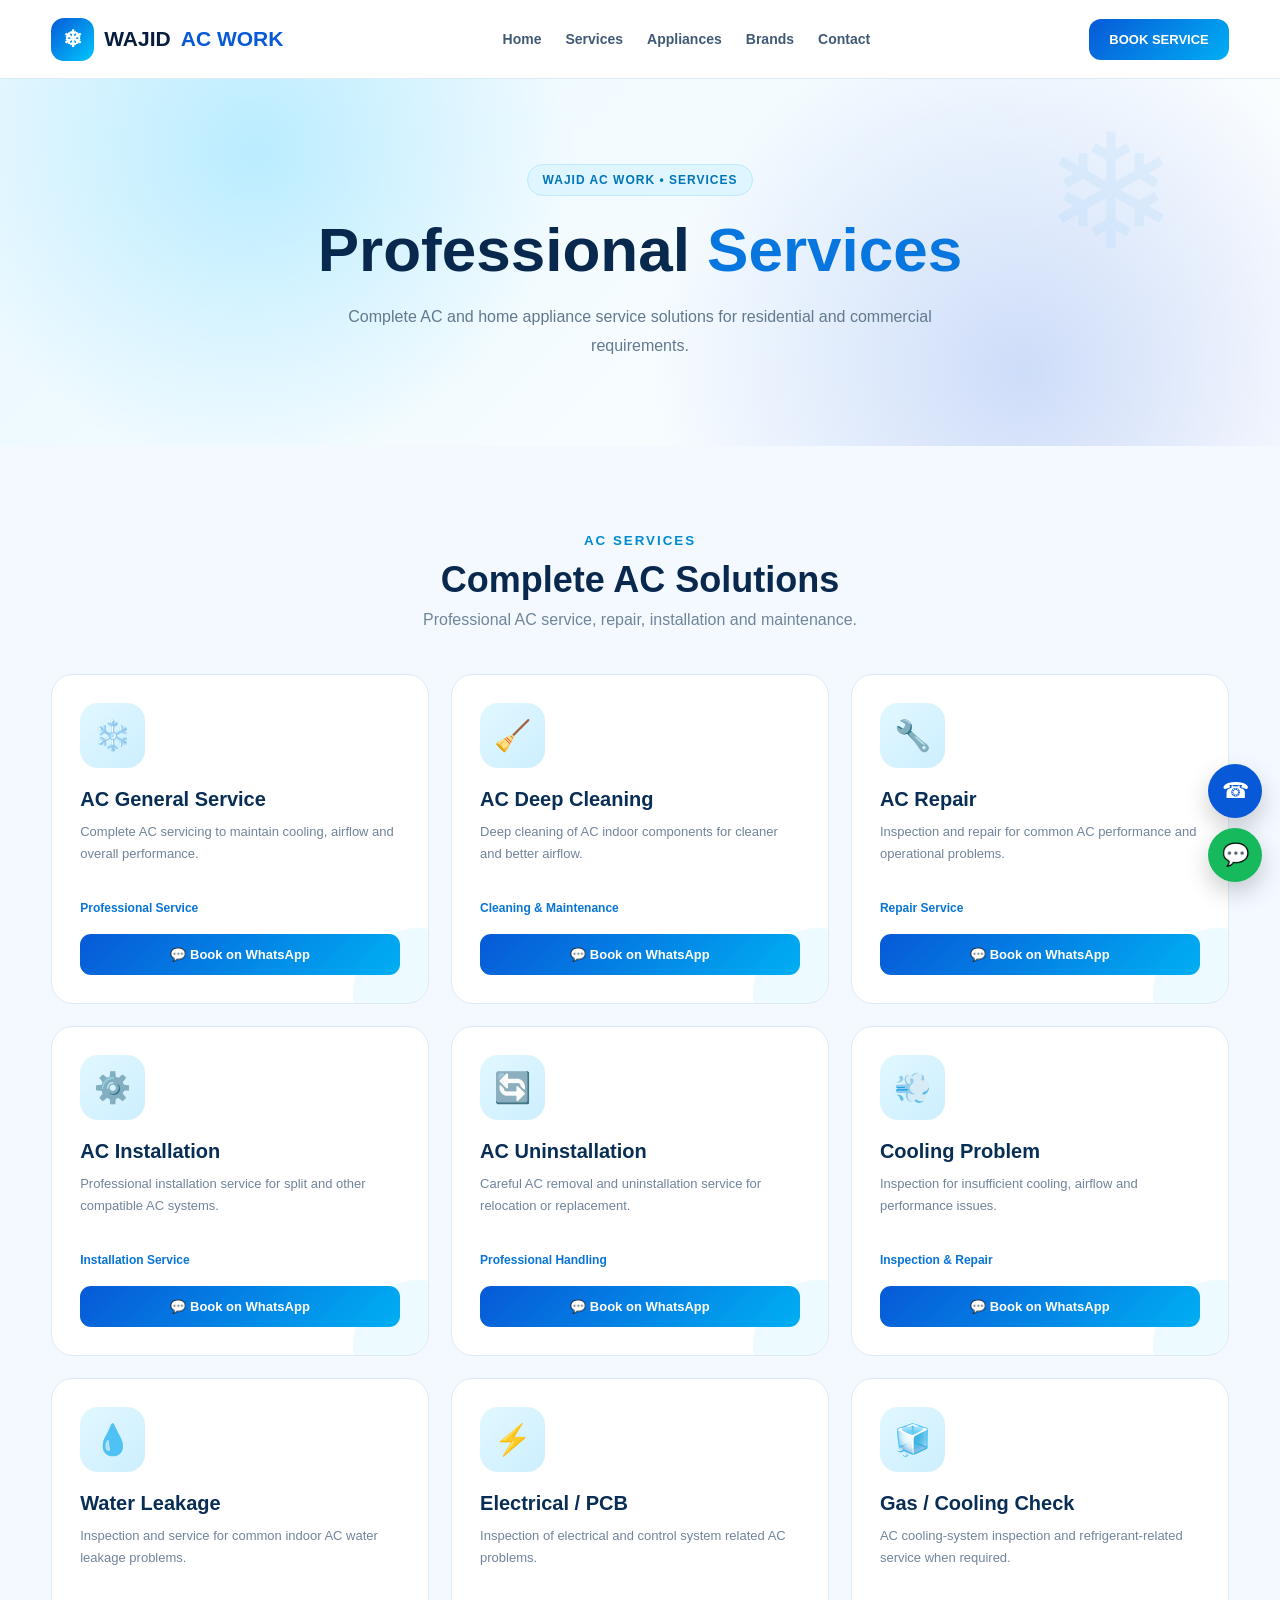
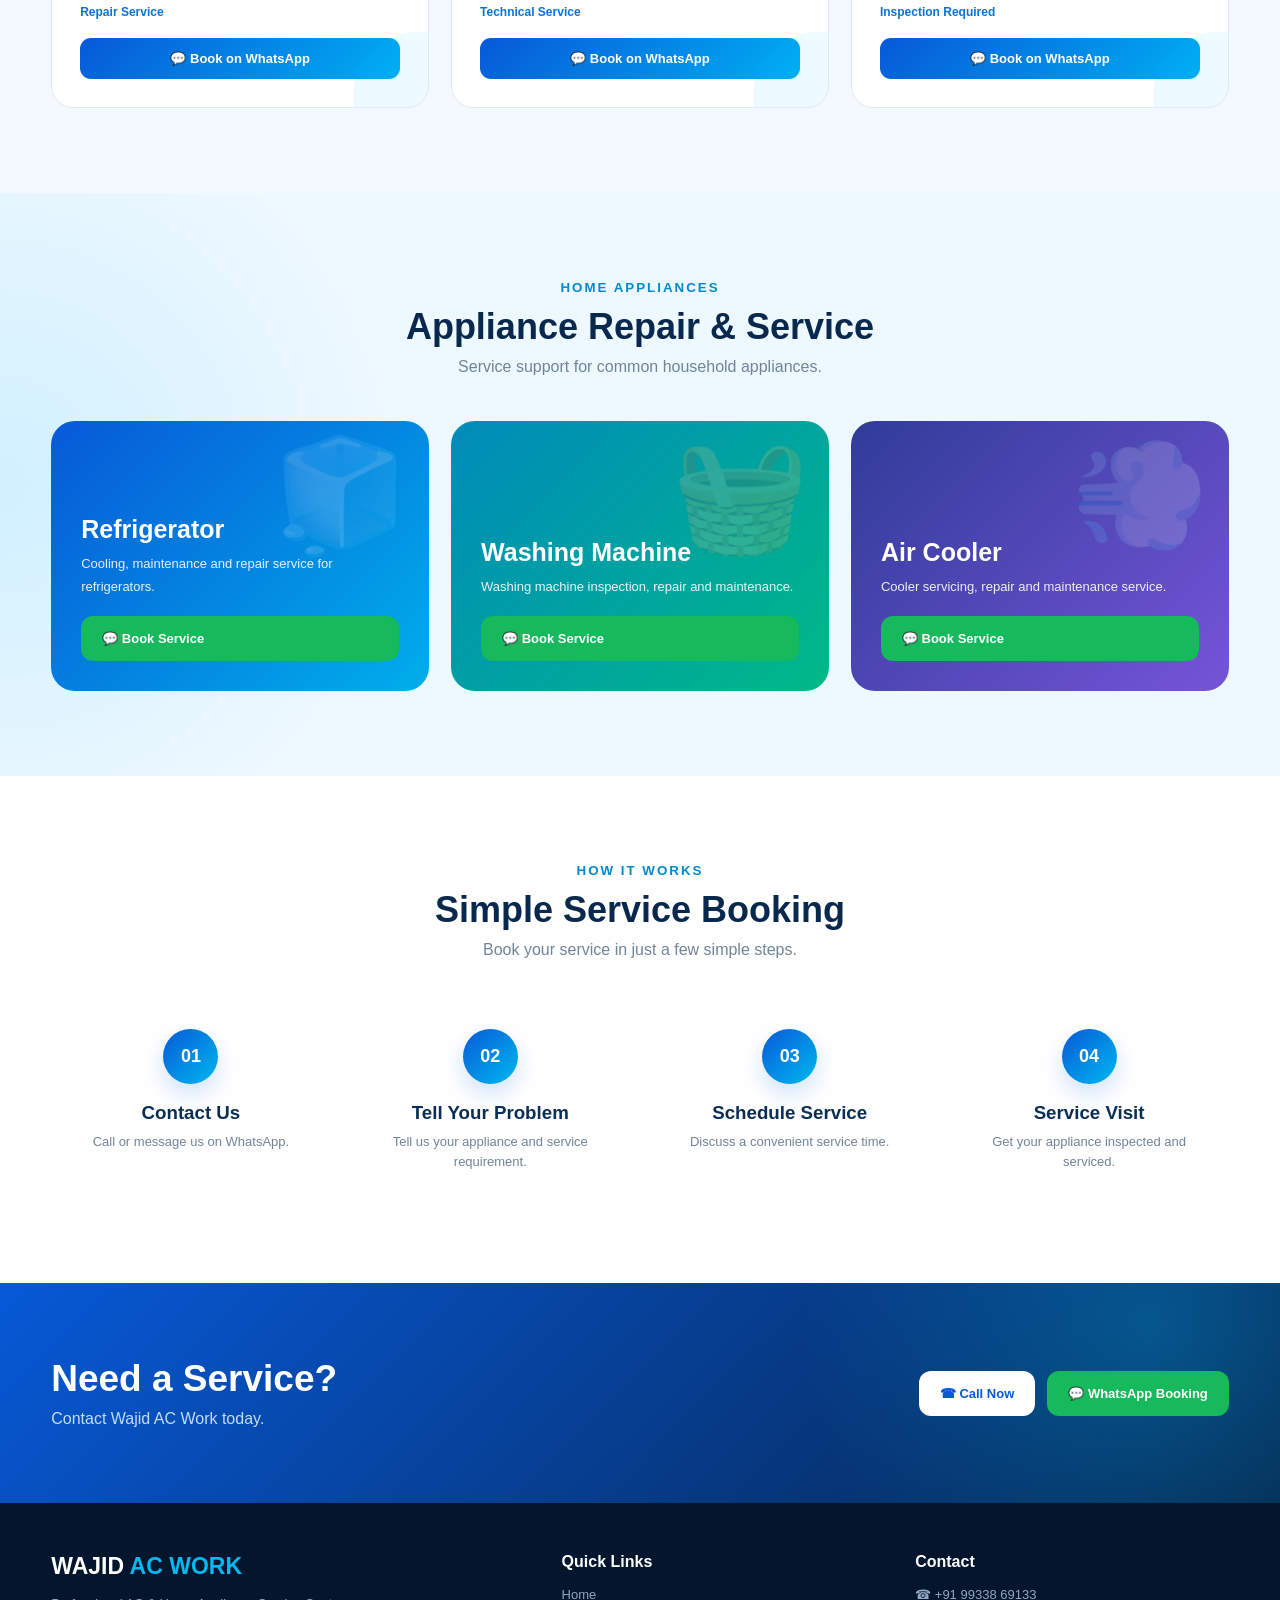
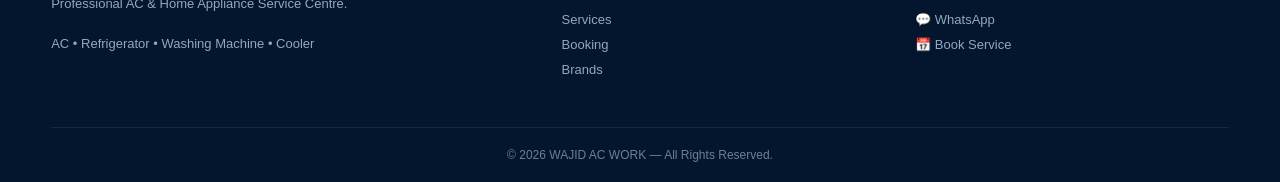
<file: services.html>
<!DOCTYPE html>
<html lang="en">

<head>
<meta charset="UTF-8">
<meta name="viewport" content="width=device-width, initial-scale=1.0">

<title>Services | Wajid AC Work</title>

<meta name="description"
content="Wajid AC Work professional AC repair, servicing, installation and home appliance services.">

<style>

*{
    margin:0;
    padding:0;
    box-sizing:border-box;
}

html{
    scroll-behavior:smooth;
}

body{
    font-family:Arial,Helvetica,sans-serif;
    background:#f3f9ff;
    color:#102746;
}

:root{
    --blue:#0759d7;
    --cyan:#00b8f0;
    --dark:#061d3d;
    --green:#16b95b;
    --orange:#ff7b19;
    --light:#e9f8ff;
    --white:#fff;
}

a{
    text-decoration:none;
}

.container{
    width:92%;
    max-width:1200px;
    margin:auto;
}

/* HEADER */

header{
    position:sticky;
    top:0;
    z-index:999;
    background:rgba(255,255,255,.95);
    backdrop-filter:blur(15px);
    border-bottom:1px solid #dcebf6;
}

.navbar{
    min-height:78px;
    display:flex;
    align-items:center;
    justify-content:space-between;
    gap:20px;
}

.logo{
    display:flex;
    align-items:center;
    gap:10px;
    color:var(--dark);
    font-size:21px;
    font-weight:900;
}

.logo-icon{
    width:43px;
    height:43px;
    border-radius:13px;
    display:flex;
    align-items:center;
    justify-content:center;
    background:linear-gradient(135deg,#0759d7,#00c8ff);
    color:white;
    font-size:23px;
}

.logo span{
    color:var(--blue);
}

.nav-links{
    display:flex;
    gap:24px;
}

.nav-links a{
    color:#405a76;
    font-size:14px;
    font-weight:700;
}

.nav-links a:hover{
    color:var(--blue);
}

.nav-btn{
    background:linear-gradient(135deg,#0759d7,#00aef3);
    color:white;
    padding:13px 20px;
    border-radius:12px;
    font-size:13px;
    font-weight:800;
}

/* PAGE HERO */

.page-hero{
    position:relative;
    overflow:hidden;
    padding:85px 0;
    text-align:center;
    background:
    radial-gradient(circle at 20% 20%,rgba(0,190,255,.22),transparent 30%),
    radial-gradient(circle at 80% 80%,rgba(0,70,220,.18),transparent 35%),
    linear-gradient(135deg,#eaf8ff,#fff);
}

.page-hero:before{
    content:"❄";
    position:absolute;
    right:8%;
    top:20px;
    font-size:160px;
    color:rgba(0,160,230,.06);
}

.page-hero .tag{
    display:inline-block;
    padding:8px 15px;
    background:#dff5ff;
    border:1px solid #bceaff;
    border-radius:30px;
    color:#0076b9;
    font-size:12px;
    font-weight:900;
    letter-spacing:1px;
}

.page-hero h1{
    margin-top:18px;
    font-size:clamp(40px,6vw,62px);
    color:#09284d;
}

.page-hero h1 span{
    color:#0876df;
}

.page-hero p{
    max-width:680px;
    margin:18px auto 0;
    color:#62788e;
    line-height:1.8;
}

/* SERVICE SECTION */

.services-section{
    padding:85px 0;
}

.section-title{
    text-align:center;
    margin-bottom:45px;
}

.section-title small{
    color:#008bd0;
    font-weight:900;
    letter-spacing:2px;
}

.section-title h2{
    font-size:36px;
    color:#09284d;
    margin:10px 0;
}

.section-title p{
    color:#71849a;
}

/* SERVICE GRID */

.service-grid{
    display:grid;
    grid-template-columns:repeat(3,1fr);
    gap:22px;
}

.service-card{
    position:relative;
    overflow:hidden;
    background:white;
    border:1px solid #dcebf5;
    border-radius:22px;
    padding:28px;
    transition:.35s;
}

.service-card:hover{
    transform:translateY(-8px);
    border-color:#71d4fa;
    box-shadow:0 20px 45px rgba(0,87,150,.13);
}

.service-card:after{
    content:"";
    position:absolute;
    width:130px;
    height:130px;
    right:-55px;
    bottom:-55px;
    border-radius:50%;
    background:rgba(0,180,245,.07);
}

.icon{
    width:65px;
    height:65px;
    border-radius:18px;
    display:flex;
    align-items:center;
    justify-content:center;
    font-size:30px;
    background:linear-gradient(135deg,#e2f8ff,#cceeff);
    margin-bottom:20px;
}

.service-card h3{
    font-size:20px;
    color:#092e55;
    margin-bottom:10px;
}

.service-card p{
    font-size:13px;
    line-height:1.7;
    color:#71849a;
    min-height:65px;
}

.price-note{
    display:inline-block;
    margin-top:15px;
    color:#0874d8;
    font-size:12px;
    font-weight:800;
}

.book-btn{
    display:block;
    margin-top:18px;
    width:100%;
    padding:13px;
    text-align:center;
    border-radius:11px;
    background:linear-gradient(135deg,#0759d7,#00aef3);
    color:white;
    font-size:13px;
    font-weight:800;
    transition:.3s;
}

.book-btn:hover{
    transform:translateY(-2px);
}

/* APPLIANCE SECTION */

.appliance-section{
    padding:85px 0;
    background:
    radial-gradient(circle at 0 50%,rgba(0,180,255,.12),transparent 30%),
    #edf8ff;
}

.appliance-grid{
    display:grid;
    grid-template-columns:repeat(3,1fr);
    gap:22px;
}

.appliance-card{
    position:relative;
    min-height:270px;
    padding:30px;
    border-radius:24px;
    overflow:hidden;
    color:white;
    display:flex;
    flex-direction:column;
    justify-content:flex-end;
}

.appliance-card:nth-child(1){
    background:linear-gradient(135deg,#0759d7,#00aeea);
}

.appliance-card:nth-child(2){
    background:linear-gradient(135deg,#008bba,#00b987);
}

.appliance-card:nth-child(3){
    background:linear-gradient(135deg,#303c98,#7554d8);
}

.big-icon{
    position:absolute;
    right:20px;
    top:10px;
    font-size:110px;
    opacity:.18;
}

.appliance-card h3{
    font-size:25px;
    margin-bottom:9px;
}

.appliance-card p{
    font-size:13px;
    line-height:1.7;
    opacity:.9;
}

/* PROCESS */

.process{
    padding:85px 0;
    background:white;
}

.process-grid{
    display:grid;
    grid-template-columns:repeat(4,1fr);
    gap:20px;
}

.process-card{
    text-align:center;
    padding:25px;
}

.process-number{
    width:55px;
    height:55px;
    margin:0 auto 18px;
    border-radius:50%;
    display:flex;
    align-items:center;
    justify-content:center;
    background:linear-gradient(135deg,#0759d7,#00b9f0);
    color:white;
    font-weight:900;
    font-size:18px;
    box-shadow:0 10px 25px rgba(0,110,220,.2);
}

.process-card h3{
    color:#092e55;
    margin-bottom:8px;
}

.process-card p{
    color:#71849a;
    font-size:13px;
    line-height:1.6;
}

/* CTA */

.cta{
    padding:75px 0;
    background:
    radial-gradient(circle at 90% 20%,rgba(0,202,255,.25),transparent 30%),
    linear-gradient(135deg,#0759d7,#06244b);
    color:white;
}

.cta-box{
    display:flex;
    align-items:center;
    justify-content:space-between;
    gap:30px;
}

.cta h2{
    font-size:37px;
    margin-bottom:10px;
}

.cta p{
    color:#c4ddf5;
}

.buttons{
    display:flex;
    gap:12px;
    flex-wrap:wrap;
}

.btn{
    padding:15px 21px;
    border-radius:12px;
    font-weight:800;
    font-size:13px;
}

.call{
    background:white;
    color:#0759d7;
}

.whatsapp{
    background:#16b95b;
    color:white;
}

/* FOOTER */

footer{
    padding:50px 0 20px;
    background:#04152e;
    color:white;
}

.footer-grid{
    display:grid;
    grid-template-columns:1.5fr 1fr 1fr;
    gap:40px;
}

.footer-logo{
    font-size:23px;
    font-weight:900;
    margin-bottom:13px;
}

.footer-logo span{
    color:#00b9f0;
}

footer p{
    color:#91a8c0;
    font-size:13px;
    line-height:1.7;
}

footer h4{
    margin-bottom:16px;
}

footer a{
    display:block;
    color:#91a8c0;
    margin-bottom:10px;
    font-size:13px;
}

footer a:hover{
    color:#00b9f0;
}

.copyright{
    border-top:1px solid rgba(255,255,255,.08);
    margin-top:40px;
    padding-top:20px;
    text-align:center;
    color:#698199;
    font-size:12px;
}

/* FLOAT BUTTONS */

.floating{
    position:fixed;
    right:18px;
    bottom:18px;
    z-index:1000;
    display:flex;
    flex-direction:column;
    gap:10px;
}

.float{
    width:54px;
    height:54px;
    border-radius:50%;
    color:white;
    display:flex;
    align-items:center;
    justify-content:center;
    font-size:22px;
    box-shadow:0 10px 25px rgba(0,0,0,.2);
}

.float-call{
    background:#0759d7;
}

.float-wa{
    background:#16b95b;
}

/* MOBILE */

@media(max-width:900px){

    .nav-links{
        display:none;
    }

    .service-grid{
        grid-template-columns:repeat(2,1fr);
    }

    .appliance-grid{
        grid-template-columns:1fr;
    }

    .process-grid{
        grid-template-columns:repeat(2,1fr);
    }

    .footer-grid{
        grid-template-columns:1fr 1fr;
    }

    .cta-box{
        flex-direction:column;
        text-align:center;
    }
}

@media(max-width:600px){

    .logo{
        font-size:16px;
    }

    .logo-icon{
        width:38px;
        height:38px;
    }

    .nav-btn{
        padding:10px 13px;
        font-size:11px;
    }

    .page-hero{
        padding:65px 0;
    }

    .page-hero h1{
        font-size:40px;
    }

    .services-section,
    .appliance-section,
    .process{
        padding:65px 0;
    }

    .section-title h2{
        font-size:29px;
    }

    .service-grid{
        grid-template-columns:1fr;
    }

    .process-grid{
        grid-template-columns:1fr;
    }

    .footer-grid{
        grid-template-columns:1fr;
    }

    .cta h2{
        font-size:29px;
    }
}

</style>
</head>

<body>


<!-- HEADER -->

<header>

<div class="container navbar">

<a href="index.html" class="logo">

<div class="logo-icon">
❄
</div>

WAJID <span>AC WORK</span>

</a>


<nav class="nav-links">

<a href="index.html">
Home
</a>

<a href="services.html">
Services
</a>

<a href="index.html#appliances">
Appliances
</a>

<a href="index.html#brands">
Brands
</a>

<a href="index.html#contact">
Contact
</a>

</nav>


<a href="booking.html" class="nav-btn">
BOOK SERVICE
</a>

</div>

</header>


<!-- PAGE HERO -->

<section class="page-hero">

<div class="container">

<div class="tag">
WAJID AC WORK • SERVICES
</div>

<h1>
Professional <span>Services</span>
</h1>

<p>
Complete AC and home appliance service solutions
for residential and commercial requirements.
</p>

</div>

</section>


<!-- AC SERVICES -->

<section class="services-section">

<div class="container">

<div class="section-title">

<small>AC SERVICES</small>

<h2>
Complete AC Solutions
</h2>

<p>
Professional AC service, repair, installation
and maintenance.
</p>

</div>


<div class="service-grid">


<!-- 1 -->

<div class="service-card">

<div class="icon">
❄️
</div>

<h3>
AC General Service
</h3>

<p>
Complete AC servicing to maintain cooling,
airflow and overall performance.
</p>

<span class="price-note">
Professional Service
</span>

<a class="book-btn"
href="https://wa.me/919933869133?text=Hello%20Wajid%20AC%20Work,%20I%20want%20to%20book%20AC%20General%20Service."
target="_blank">
💬 Book on WhatsApp
</a>

</div>


<!-- 2 -->

<div class="service-card">

<div class="icon">
🧹
</div>

<h3>
AC Deep Cleaning
</h3>

<p>
Deep cleaning of AC indoor components
for cleaner and better airflow.
</p>

<span class="price-note">
Cleaning & Maintenance
</span>

<a class="book-btn"
href="https://wa.me/919933869133?text=Hello%20Wajid%20AC%20Work,%20I%20want%20to%20book%20AC%20Deep%20Cleaning."
target="_blank">
💬 Book on WhatsApp
</a>

</div>


<!-- 3 -->

<div class="service-card">

<div class="icon">
🔧
</div>

<h3>
AC Repair
</h3>

<p>
Inspection and repair for common AC
performance and operational problems.
</p>

<span class="price-note">
Repair Service
</span>

<a class="book-btn"
href="https://wa.me/919933869133?text=Hello%20Wajid%20AC%20Work,%20I%20need%20AC%20Repair%20Service."
target="_blank">
💬 Book on WhatsApp
</a>

</div>


<!-- 4 -->

<div class="service-card">

<div class="icon">
⚙️
</div>

<h3>
AC Installation
</h3>

<p>
Professional installation service for
split and other compatible AC systems.
</p>

<span class="price-note">
Installation Service
</span>

<a class="book-btn"
href="https://wa.me/919933869133?text=Hello%20Wajid%20AC%20Work,%20I%20need%20AC%20Installation%20Service."
target="_blank">
💬 Book on WhatsApp
</a>

</div>


<!-- 5 -->

<div class="service-card">

<div class="icon">
🔄
</div>

<h3>
AC Uninstallation
</h3>

<p>
Careful AC removal and uninstallation
service for relocation or replacement.
</p>

<span class="price-note">
Professional Handling
</span>

<a class="book-btn"
href="https://wa.me/919933869133?text=Hello%20Wajid%20AC%20Work,%20I%20need%20AC%20Uninstallation%20Service."
target="_blank">
💬 Book on WhatsApp
</a>

</div>


<!-- 6 -->

<div class="service-card">

<div class="icon">
💨
</div>

<h3>
Cooling Problem
</h3>

<p>
Inspection for insufficient cooling,
airflow and performance issues.
</p>

<span class="price-note">
Inspection & Repair
</span>

<a class="book-btn"
href="https://wa.me/919933869133?text=Hello%20Wajid%20AC%20Work,%20my%20AC%20has%20a%20cooling%20problem."
target="_blank">
💬 Book on WhatsApp
</a>

</div>


<!-- 7 -->

<div class="service-card">

<div class="icon">
💧
</div>

<h3>
Water Leakage
</h3>

<p>
Inspection and service for common
indoor AC water leakage problems.
</p>

<span class="price-note">
Repair Service
</span>

<a class="book-btn"
href="https://wa.me/919933869133?text=Hello%20Wajid%20AC%20Work,%20my%20AC%20has%20a%20water%20leakage%20problem."
target="_blank">
💬 Book on WhatsApp
</a>

</div>


<!-- 8 -->

<div class="service-card">

<div class="icon">
⚡
</div>

<h3>
Electrical / PCB
</h3>

<p>
Inspection of electrical and control
system related AC problems.
</p>

<span class="price-note">
Technical Service
</span>

<a class="book-btn"
href="https://wa.me/919933869133?text=Hello%20Wajid%20AC%20Work,%20I%20need%20technical%20AC%20service."
target="_blank">
💬 Book on WhatsApp
</a>

</div>


<!-- 9 -->

<div class="service-card">

<div class="icon">
🧊
</div>

<h3>
Gas / Cooling Check
</h3>

<p>
AC cooling-system inspection and
refrigerant-related service when required.
</p>

<span class="price-note">
Inspection Required
</span>

<a class="book-btn"
href="https://wa.me/919933869133?text=Hello%20Wajid%20AC%20Work,%20I%20need%20AC%20cooling%20gas%20checking."
target="_blank">
💬 Book on WhatsApp
</a>

</div>


</div>

</div>

</section>


<!-- HOME APPLIANCES -->

<section class="appliance-section">

<div class="container">

<div class="section-title">

<small>HOME APPLIANCES</small>

<h2>
Appliance Repair & Service
</h2>

<p>
Service support for common household appliances.
</p>

</div>


<div class="appliance-grid">


<div class="appliance-card">

<div class="big-icon">
🧊
</div>

<h3>
Refrigerator
</h3>

<p>
Cooling, maintenance and repair
service for refrigerators.
</p>

<br>

<a href="https://wa.me/919933869133?text=Hello%20Wajid%20AC%20Work,%20I%20need%20Refrigerator%20Service."
target="_blank"
class="btn whatsapp">
💬 Book Service
</a>

</div>


<div class="appliance-card">

<div class="big-icon">
🧺
</div>

<h3>
Washing Machine
</h3>

<p>
Washing machine inspection,
repair and maintenance.
</p>

<br>

<a href="https://wa.me/919933869133?text=Hello%20Wajid%20AC%20Work,%20I%20need%20Washing%20Machine%20Service."
target="_blank"
class="btn whatsapp">
💬 Book Service
</a>

</div>


<div class="appliance-card">

<div class="big-icon">
💨
</div>

<h3>
Air Cooler
</h3>

<p>
Cooler servicing, repair and
maintenance service.
</p>

<br>

<a href="https://wa.me/919933869133?text=Hello%20Wajid%20AC%20Work,%20I%20need%20Cooler%20Service."
target="_blank"
class="btn whatsapp">
💬 Book Service
</a>

</div>


</div>

</div>

</section>


<!-- PROCESS -->

<section class="process">

<div class="container">

<div class="section-title">

<small>HOW IT WORKS</small>

<h2>
Simple Service Booking
</h2>

<p>
Book your service in just a few simple steps.
</p>

</div>


<div class="process-grid">


<div class="process-card">

<div class="process-number">
01
</div>

<h3>
Contact Us
</h3>

<p>
Call or message us on WhatsApp.
</p>

</div>


<div class="process-card">

<div class="process-number">
02
</div>

<h3>
Tell Your Problem
</h3>

<p>
Tell us your appliance and service requirement.
</p>

</div>


<div class="process-card">

<div class="process-number">
03
</div>

<h3>
Schedule Service
</h3>

<p>
Discuss a convenient service time.
</p>

</div>


<div class="process-card">

<div class="process-number">
04
</div>

<h3>
Service Visit
</h3>

<p>
Get your appliance inspected and serviced.
</p>

</div>


</div>

</div>

</section>


<!-- CTA -->

<section class="cta">

<div class="container cta-box">

<div>

<h2>
Need a Service?
</h2>

<p>
Contact Wajid AC Work today.
</p>

</div>


<div class="buttons">

<a href="tel:+919933869133"
class="btn call">
☎ Call Now
</a>

<a href="https://wa.me/919933869133?text=Hello%20Wajid%20AC%20Work,%20I%20want%20to%20book%20a%20service."
target="_blank"
class="btn whatsapp">
💬 WhatsApp Booking
</a>

</div>

</div>

</section>


<!-- FOOTER -->

<footer>

<div class="container footer-grid">

<div>

<div class="footer-logo">
WAJID <span>AC WORK</span>
</div>

<p>
Professional AC & Home Appliance
Service Centre.
</p>

<br>

<p>
AC • Refrigerator • Washing Machine • Cooler
</p>

</div>


<div>

<h4>
Quick Links
</h4>

<a href="index.html">
Home
</a>

<a href="services.html">
Services
</a>

<a href="booking.html">
Booking
</a>

<a href="index.html#brands">
Brands
</a>

</div>


<div>

<h4>
Contact
</h4>

<a href="tel:+919933869133">
☎ +91 99338 69133
</a>

<a href="https://wa.me/919933869133"
target="_blank">
💬 WhatsApp
</a>

<a href="booking.html">
📅 Book Service
</a>

</div>

</div>


<div class="container copyright">

© 2026 WAJID AC WORK — All Rights Reserved.

</div>

</footer>


<!-- FLOATING BUTTONS -->

<div class="floating">

<a href="tel:+919933869133"
class="float float-call">
☎
</a>

<a href="https://wa.me/919933869133?text=Hello%20Wajid%20AC%20Work,%20I%20want%20to%20book%20a%20service."
target="_blank"
class="float float-wa">
💬
</a>

</div>


</body>
  </html>
</file>
